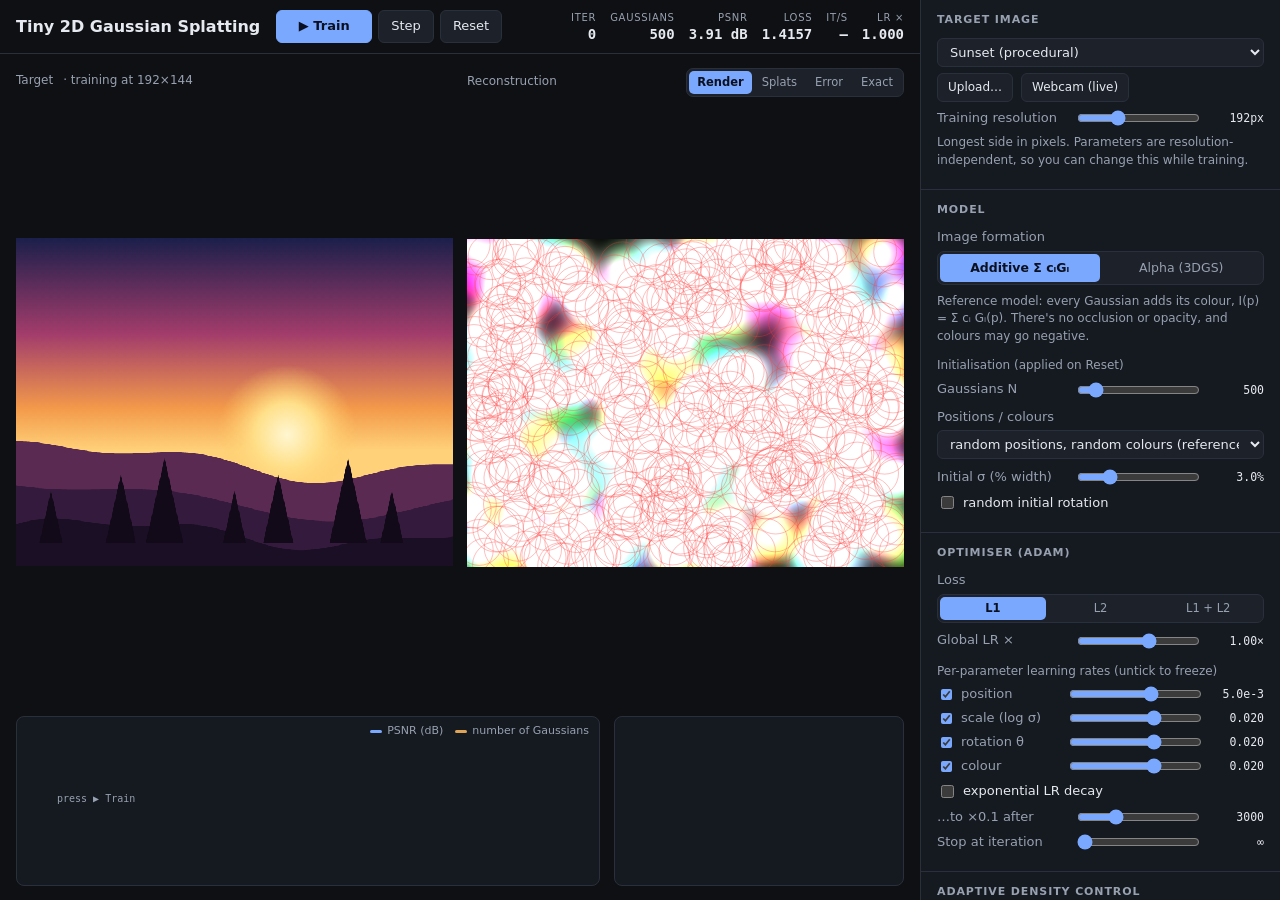
<file: lessons/04-nerf-3dgs/03-image-3dgs-fitting/index.html>
<!doctype html>
<html lang="en">
<head>
<meta charset="utf-8">
<meta name="viewport" content="width=device-width, initial-scale=1">
<title>Tiny 2D Gaussian Splatting</title>
<link rel="stylesheet" href="style.css">
</head>
<body>
<div id="app">
  <div id="main">
    <header id="topbar">
      <h1>Tiny 2D Gaussian Splatting</h1>
      <div class="buttons">
        <button id="play" class="primary" title="Space">▶ Train</button>
        <button id="step" title="S">Step</button>
        <button id="reset" title="R">Reset</button>
      </div>
      <div id="stats">
        <span><label>iter</label><b id="s-iter">0</b></span>
        <span><label>Gaussians</label><b id="s-n">0</b></span>
        <span><label>PSNR</label><b id="s-psnr">–</b></span>
        <span><label>loss</label><b id="s-loss">–</b></span>
        <span><label>it/s</label><b id="s-itps">–</b></span>
        <span><label>lr ×</label><b id="s-lr">–</b></span>
      </div>
    </header>

    <div id="panels">
      <figure class="panel">
        <figcaption>Target <span id="target-res" class="dim"></span></figcaption>
        <div class="stage" id="target-stage">
          <canvas id="target"></canvas>
          <div id="drop-hint">drop an image here</div>
        </div>
      </figure>
      <figure class="panel">
        <figcaption>
          Reconstruction
          <div class="seg small" id="view">
            <button data-v="render" class="on" title="Gaussians rendered at screen resolution (WebGL)">Render</button>
            <button data-v="splats" title="Each Gaussian drawn as a flat 1σ ellipse">Splats</button>
            <button data-v="error" title="|reconstruction − target| at training resolution">Error</button>
            <button data-v="exact" title="Exactly what the loss sees: the CPU render at training resolution">Exact</button>
          </div>
        </figcaption>
        <div class="stage" id="recon-stage">
          <canvas id="recon-gl"></canvas>
          <canvas id="recon-2d" class="hidden"></canvas>
          <canvas id="overlay"></canvas>
          <div id="tooltip" class="hidden"></div>
        </div>
      </figure>
    </div>

    <div id="bottom">
      <div class="chart-wrap">
        <canvas id="chart"></canvas>
        <div class="chart-legend"><span><i class="l-psnr"></i>PSNR (dB)</span><span><i class="l-n"></i>number of Gaussians</span></div>
      </div>
      <div id="log" class="mono"></div>
    </div>
  </div>

  <aside id="side">
    <section>
      <h2>Target image</h2>
      <div class="row"><select id="source"></select></div>
      <div class="row">
        <label class="file small-btn">Upload…<input type="file" id="file" accept="image/*" hidden></label>
        <button id="webcam" class="small-btn">Webcam (live)</button>
      </div>
      <div class="slider"><label>Training resolution</label><input id="res" type="range" min="48" max="512" step="16" value="192"><output></output></div>
      <p class="help">Longest side in pixels. Parameters are resolution-independent, so you can change this while training.</p>
    </section>

    <section>
      <h2>Model</h2>
      <div class="field"><label>Image formation</label>
        <div class="seg" id="blend">
          <button data-v="additive" class="on" title="I = Σ cᵢ Gᵢ (reference notebook)">Additive Σ cᵢGᵢ</button>
          <button data-v="alpha" title="Front-to-back alpha compositing with per-Gaussian opacity (3DGS)">Alpha (3DGS)</button>
        </div>
      </div>
      <p class="help" id="blend-help"></p>
      <div class="field" id="bg-field"><label>Background</label>
        <div class="seg small" id="bg">
          <button data-v="0" class="on">Black</button><button data-v="0.5">Grey</button><button data-v="1">White</button>
        </div>
      </div>
      <div class="sub-h">Initialisation <span class="dim">(applied on Reset)</span></div>
      <div class="slider"><label>Gaussians N</label><input id="n" type="range" min="10" max="5000" step="10" value="500"><output></output></div>
      <div class="field"><label>Positions / colours</label>
        <select id="init">
          <option value="random">random positions, random colours (reference)</option>
          <option value="sample">random positions, colours from target</option>
          <option value="grid">regular grid, colours from target</option>
        </select>
      </div>
      <div class="slider"><label>Initial σ (% width)</label><input id="initScale" type="range" min="0.3" max="12" step="0.1" value="3"><output></output></div>
      <div class="slider"><label>Initial opacity</label><input id="initOpacity" type="range" min="0.05" max="0.95" step="0.05" value="0.5"><output></output></div>
      <label class="check"><input type="checkbox" id="randomRotation"> random initial rotation</label>
    </section>

    <section>
      <h2>Optimiser (Adam)</h2>
      <div class="field"><label>Loss</label>
        <div class="seg small" id="loss">
          <button data-v="l1" class="on">L1</button><button data-v="l2">L2</button><button data-v="mix">L1 + L2</button>
        </div>
      </div>
      <div class="slider" id="l2w-row"><label>L2 weight λ</label><input id="l2Weight" type="range" min="0" max="1" step="0.05" value="0.5"><output></output></div>
      <div class="slider"><label>Global LR ×</label><input id="lrScale" type="range" min="-1.5" max="1" step="0.05" value="0"><output></output></div>
      <div class="sub-h">Per-parameter learning rates <span class="dim">(untick to freeze)</span></div>
      <div class="lr-row"><input type="checkbox" id="learn0" checked><label>position</label><input id="lr0" type="range" min="-4.5" max="-1" step="0.05"><output></output></div>
      <div class="lr-row"><input type="checkbox" id="learn1" checked><label>scale (log σ)</label><input id="lr1" type="range" min="-4" max="-0.5" step="0.05"><output></output></div>
      <div class="lr-row"><input type="checkbox" id="learn2" checked><label>rotation θ</label><input id="lr2" type="range" min="-4" max="-0.5" step="0.05"><output></output></div>
      <div class="lr-row"><input type="checkbox" id="learn3" checked><label>colour</label><input id="lr3" type="range" min="-4" max="-0.5" step="0.05"><output></output></div>
      <div class="lr-row" id="op-lr-row"><input type="checkbox" id="learn4" checked><label>opacity</label><input id="lr4" type="range" min="-4" max="-0.5" step="0.05"><output></output></div>
      <label class="check"><input type="checkbox" id="decay"> exponential LR decay</label>
      <div class="slider"><label>…to ×0.1 after</label><input id="decayIters" type="range" min="200" max="10000" step="100" value="3000"><output></output></div>
      <div class="slider"><label>Stop at iteration</label><input id="maxIters" type="range" min="0" max="20000" step="250" value="0"><output></output></div>
    </section>

    <section>
      <h2>Adaptive density control</h2>
      <label class="check"><input type="checkbox" id="densify"> clone / split / prune (as in 3DGS)</label>
      <p class="help">Every <i>k</i> iterations, the Gaussians with the largest average positional gradient are split if they are large or cloned if they are small. Transparent or colourless ones are pruned.</p>
      <div class="slider"><label>Every k iters</label><input id="densifyEvery" type="range" min="20" max="500" step="10" value="100"><output></output></div>
      <div class="slider"><label>Grow per event</label><input id="growFrac" type="range" min="0.02" max="0.5" step="0.01" value="0.15"><output></output></div>
      <div class="slider"><label>Max Gaussians</label><input id="maxN" type="range" min="100" max="10000" step="100" value="3000"><output></output></div>
      <div class="slider"><label>Split if σ &gt; (% width)</label><input id="splitScale" type="range" min="0.2" max="5" step="0.1" value="1"><output></output></div>
      <div class="slider"><label>Prune threshold</label><input id="pruneThreshold" type="range" min="0" max="0.1" step="0.001" value="0.005"><output></output></div>
      <div class="slider"><label>Stop densifying after</label><input id="densifyUntil" type="range" min="500" max="20000" step="500" value="15000"><output></output></div>
    </section>

    <section>
      <h2>Display</h2>
      <label class="check"><input type="checkbox" id="showOutlines" checked> ellipse outlines</label>
      <label class="check"><input type="checkbox" id="showCenters"> centres</label>
      <div class="slider"><label>Outline at k·σ</label><input id="outlineK" type="range" min="0.5" max="3.5" step="0.25" value="1.75"><output></output></div>
      <div class="slider"><label>Error gain</label><input id="errGain" type="range" min="1" max="10" step="0.5" value="4"><output></output></div>
      <div class="row">
        <button id="exportJson" class="small-btn">Export Gaussians (JSON)</button>
        <button id="exportPng" class="small-btn">Save PNG</button>
      </div>
      <p class="help">Hover the reconstruction to inspect the Gaussian that contributes most to that pixel. Keys: Space train/pause, S step, R reset.</p>
    </section>
  </aside>
</div>
<video id="video" playsinline muted hidden></video>
<script type="module" src="app.js"></script>
</body>
</html>
</file>
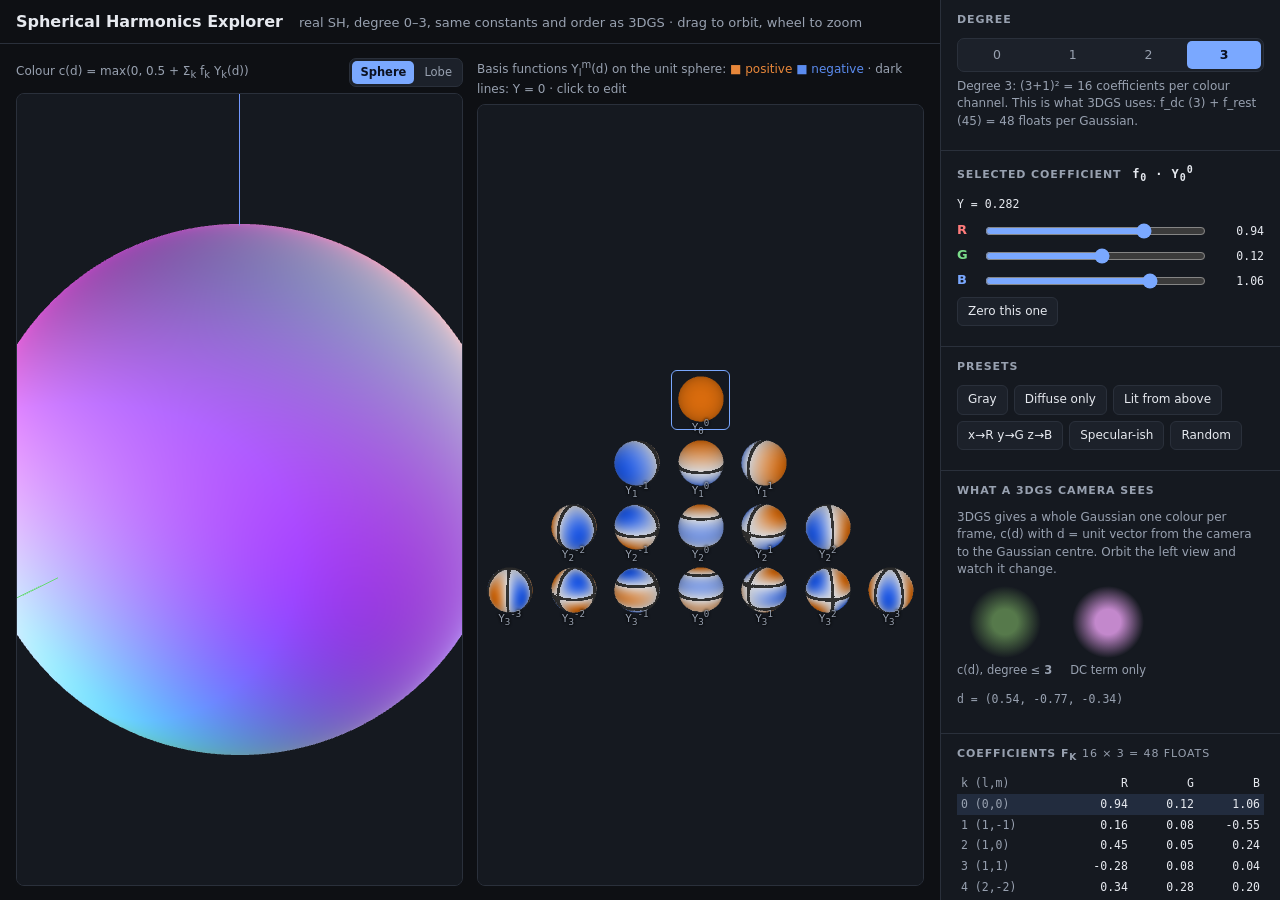
<file: lessons/04-nerf-3dgs/04-sh-visualize/index.html>
<!doctype html>
<html lang="en">
<head>
<meta charset="utf-8">
<meta name="viewport" content="width=device-width, initial-scale=1">
<title>Spherical Harmonics Explorer</title>
<link rel="stylesheet" href="style.css">
</head>
<body>
<div id="app">
  <div id="main">
    <header id="topbar">
      <h1>Spherical Harmonics Explorer</h1>
      <span class="dim">real SH, degree 0–3, same constants and order as 3DGS · drag to orbit, wheel to zoom</span>
    </header>

    <div id="panels">
      <figure class="panel">
        <figcaption>
          <span>Colour c(d) = max(0, 0.5 + Σ<sub>k</sub> f<sub>k</sub> Y<sub>k</sub>(d))</span>
          <div class="seg small" id="mode">
            <button data-v="1" class="on" title="Colour painted on the unit sphere of directions">Sphere</button>
            <button data-v="2" title="Radius = brightness, so you see which directions are bright">Lobe</button>
          </div>
        </figcaption>
        <div class="stage"><canvas id="view"></canvas></div>
      </figure>
      <figure class="panel">
        <figcaption><span>Basis functions Y<sub>l</sub><sup>m</sup>(d) on the unit sphere: <span class="pos">■ positive</span> <span class="neg">■ negative</span> · dark lines: Y = 0 · click to edit</span></figcaption>
        <div class="stage" id="basis-stage"><canvas id="basis"></canvas></div>
      </figure>
    </div>
  </div>

  <aside id="side">
    <section>
      <h2>Degree</h2>
      <div class="seg" id="degree">
        <button data-v="0">0</button><button data-v="1">1</button><button data-v="2">2</button><button data-v="3" class="on">3</button>
      </div>
      <p class="help" id="deg-help"></p>
    </section>

    <section>
      <h2>Selected coefficient <span id="sel-name" class="mono"></span></h2>
      <p class="mono formula" id="sel-formula"></p>
      <div class="slider"><label class="r">R</label><input id="cr" type="range" min="-2" max="2" step="0.01"><output></output></div>
      <div class="slider"><label class="g">G</label><input id="cg" type="range" min="-2" max="2" step="0.01"><output></output></div>
      <div class="slider"><label class="b">B</label><input id="cb" type="range" min="-2" max="2" step="0.01"><output></output></div>
      <div class="row"><button class="small-btn" id="zero-sel">Zero this one</button></div>
    </section>

    <section>
      <h2>Presets</h2>
      <div class="row wrap">
        <button class="small-btn" data-preset="gray">Gray</button>
        <button class="small-btn" data-preset="diffuse">Diffuse only</button>
        <button class="small-btn" data-preset="top">Lit from above</button>
        <button class="small-btn" data-preset="rgb">x→R y→G z→B</button>
        <button class="small-btn" data-preset="spec">Specular-ish</button>
        <button class="small-btn" data-preset="random">Random</button>
      </div>
    </section>

    <section>
      <h2>What a 3DGS camera sees</h2>
      <p class="help">3DGS gives a whole Gaussian one colour per frame, c(d) with d = unit vector from the camera to the
        Gaussian centre. Orbit the left view and watch it change.</p>
      <div class="swatches">
        <div><div class="splat" id="sw-view"></div><span>c(d), degree ≤ <b id="sw-deg"></b></span></div>
        <div><div class="splat" id="sw-dc"></div><span>DC term only</span></div>
      </div>
      <p class="mono dim" id="sw-dir"></p>
    </section>

    <section>
      <h2>Coefficients f<sub>k</sub> <span class="dim" id="count"></span></h2>
      <table id="coefs" class="mono"></table>
    </section>

    <section>
      <label class="check"><input type="checkbox" id="spin" checked> auto-rotate</label>
      <label class="check"><input type="checkbox" id="axes" checked> show axes (x red, y green, z blue, z up)</label>
    </section>
  </aside>
</div>
<script src="app.js"></script>
</body>
</html>
</file>
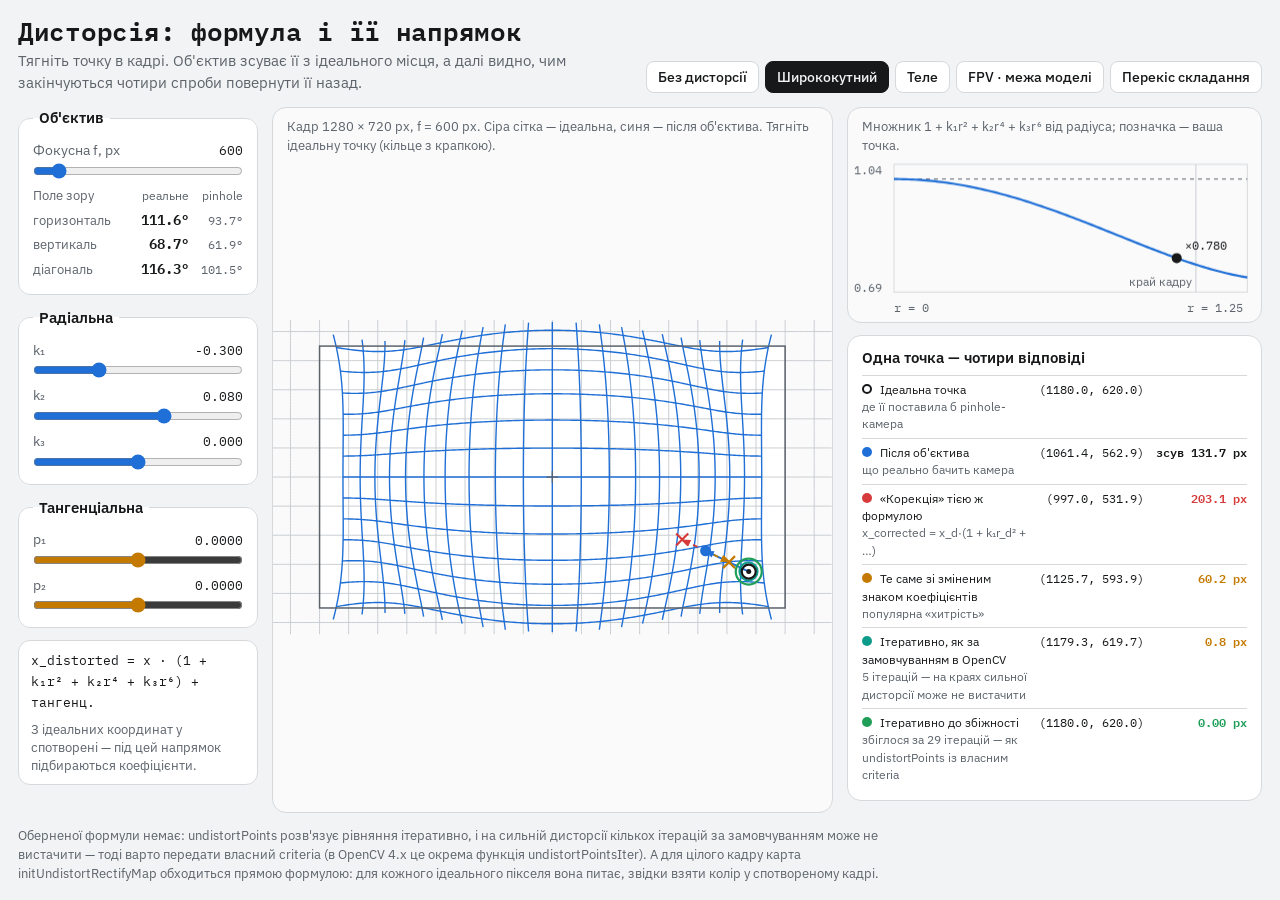
<file: lessons/02-calibration-stereo/distortion_demo.html>
<!DOCTYPE html>
<html lang="uk">
<head>
<meta charset="utf-8">
<meta name="viewport" content="width=device-width, initial-scale=1, viewport-fit=cover">
<title>Дисторсія: формула і її напрямок</title>
<link rel="preconnect" href="https://fonts.googleapis.com">
<link rel="preconnect" href="https://fonts.gstatic.com" crossorigin>
<link href="https://fonts.googleapis.com/css2?family=IBM+Plex+Mono:wght@400;600&family=IBM+Plex+Sans:wght@400;500;600&display=swap" rel="stylesheet">
<style>
:root {
  --bg: #F2F3F4; --panel: #FFFFFF; --line: #D6D9DC; --text: #16181A; --muted: #5C636B; --faint: #C9CDD1;
  --blue: #1F6FD6; --teal: #0E9C8A; --amber: #C47A00; --red: #D63A3A; --green: #1E9E57; --stage: #FAFAFB;
  --sans: "IBM Plex Sans", "Segoe UI", system-ui, sans-serif;
  --mono: "IBM Plex Mono", "SFMono-Regular", Consolas, "DejaVu Sans Mono", monospace;
  box-sizing: border-box;
  padding-top: env(safe-area-inset-top, 0px); padding-bottom: env(safe-area-inset-bottom, 0px);
}
@media (prefers-color-scheme: dark) {
  :root:not([data-theme="light"]) {
    --bg: #181919; --panel: #202121; --line: #333434; --text: #E8EAED; --muted: #9AA0A6; --faint: #3A3D40;
    --blue: #4A9EFF; --teal: #2DD4BF; --amber: #F59E0B; --red: #EF4444; --green: #34D399; --stage: #141515;
  }
}
:root[data-theme="dark"] {
  --bg: #181919; --panel: #202121; --line: #333434; --text: #E8EAED; --muted: #9AA0A6; --faint: #3A3D40;
  --blue: #4A9EFF; --teal: #2DD4BF; --amber: #F59E0B; --red: #EF4444; --green: #34D399; --stage: #141515;
}
*, *::before, *::after { box-sizing: inherit; }
html { height: 100%; scroll-padding-top: env(safe-area-inset-top, 0px); }
body { margin: 0; min-height: 100%; background: var(--bg); color: var(--text); font: 15px/1.45 var(--sans); }

.app { display: grid; grid-template-columns: 260px minmax(0, 1.5fr) minmax(0, 1fr);
       grid-template-rows: auto minmax(0, 1fr) auto; gap: 14px; padding: 16px 18px; min-height: 100vh; }
header { grid-column: 1 / -1; display: flex; align-items: flex-end; justify-content: space-between; gap: 18px; flex-wrap: wrap; }
h1 { font: 600 26px/1.15 var(--mono); margin: 0; letter-spacing: -0.01em; }
.lede { color: var(--muted); margin: 4px 0 0; max-width: 66ch; }
.presets { display: flex; gap: 6px; flex-wrap: wrap; }
button { font: 500 13.5px var(--sans); color: var(--text); background: var(--panel); border: 1px solid var(--line);
         border-radius: 8px; padding: 6px 11px; cursor: pointer; }
button:hover { border-color: var(--muted); }
button[aria-pressed="true"] { background: var(--text); color: var(--bg); border-color: var(--text); }
:focus-visible { outline: 2px solid var(--blue); outline-offset: 2px; }

aside { display: flex; flex-direction: column; gap: 12px; min-width: 0; overflow-y: auto; }
fieldset { border: 1px solid var(--line); border-radius: 12px; margin: 0; padding: 12px 14px 6px; background: var(--panel); }
legend { padding: 0 6px; font-weight: 600; }
.row { display: grid; grid-template-columns: 1fr auto; align-items: center; column-gap: 8px; margin-bottom: 8px; }
.row label { font-size: 13.5px; color: var(--muted); }
.row output { font: 13px var(--mono); min-width: 6ch; text-align: right; }
.row input[type=range] { grid-column: 1 / -1; width: 100%; accent-color: var(--blue); margin: 2px 0 0; }
.tan input[type=range] { accent-color: var(--amber); }
.formula { font: 13px/1.6 var(--mono); background: var(--panel); border: 1px solid var(--line); border-radius: 12px; padding: 10px 12px; }
.formula .note { font: 12.5px/1.45 var(--sans); color: var(--muted); display: block; margin-top: 6px; }

.stage { position: relative; background: var(--stage); border: 1px solid var(--line); border-radius: 14px; overflow: hidden; min-height: 380px; }
.stage canvas { display: block; width: 100%; height: 100%; touch-action: none; }
#frame { cursor: crosshair; }
.stage .caption { position: absolute; left: 14px; top: 10px; right: 14px; font-size: 13px; color: var(--muted); pointer-events: none; }

.right { display: grid; grid-template-rows: minmax(0, 1fr) auto auto; gap: 12px; min-width: 0; }
.right .stage { min-height: 160px; }
.answers { background: var(--panel); border: 1px solid var(--line); border-radius: 14px; padding: 12px 14px; }
.answers h2 { font: 600 15px var(--sans); margin: 0 0 8px; }
.answers table { width: 100%; border-collapse: collapse; font-size: 13px; }
.answers td { padding: 5px 0; border-top: 1px solid var(--line); vertical-align: top; }
.answers td.num { font-family: var(--mono); text-align: right; white-space: nowrap; padding-left: 10px; }
.answers td.err { font-family: var(--mono); text-align: right; white-space: nowrap; padding-left: 12px; font-weight: 600; }
.swatch { display: inline-block; width: 10px; height: 10px; border-radius: 50%; margin-right: 8px; vertical-align: 0; }
.answers .sub { color: var(--muted); font-size: 12px; display: block; }
.bad { color: var(--red); } .ok { color: var(--green); } .meh { color: var(--amber); }
.fov { display: grid; grid-template-columns: 1fr auto auto; gap: 1px 12px; font-size: 13px; align-items: baseline; margin: 2px 0 8px; }
.fov .head { color: var(--muted); font-size: 11.5px; text-align: right; }
.fov b { font: 600 14px var(--mono); text-align: right; }
.fov span.nom { color: var(--muted); font: 12px var(--mono); text-align: right; }
.fov .lab { color: var(--muted); }
.warn { display: none; border: 1.5px solid var(--red); border-radius: 12px; padding: 9px 12px; font-size: 13px; background: var(--panel); }
.warn b { color: var(--red); }
footer { grid-column: 1 / -1; color: var(--muted); font-size: 13px; max-width: 110ch; }

@media (min-width: 1101px) and (min-height: 820px) { .app { height: 100vh; } .right { min-height: 0; } }
@media (max-width: 1100px) {
  .app { grid-template-columns: minmax(0, 1fr); }
  aside { order: 3; }
  .stage.main { height: 56vh; }
  .right { grid-template-rows: 220px auto; }
}
@media (min-width: 1101px) and (max-width: 1450px) {
  .app { grid-template-columns: 240px minmax(0, 1.35fr) minmax(0, 1fr); }
  .answers table { font-size: 12px; }
}
@media (max-width: 480px) {
  .app { padding: 12px 16px; }
  .answers { padding: 10px 12px; }
  .answers table { font-size: 12px; }
  .answers td.err { white-space: normal; }
}
</style>
</head>
<body>
<div class="app">
  <header>
    <div>
      <h1>Дисторсія: формула і її напрямок</h1>
      <p class="lede">Тягніть точку в кадрі. Об'єктив зсуває її з ідеального місця, а далі видно, чим закінчуються чотири спроби повернути її назад.</p>
    </div>
    <div class="presets" role="group" aria-label="Готові об'єктиви">
      <button type="button" data-preset="none">Без дисторсії</button>
      <button type="button" data-preset="wide" aria-pressed="true">Ширококутний</button>
      <button type="button" data-preset="tele">Теле</button>
      <button type="button" data-preset="fpv">FPV · межа моделі</button>
      <button type="button" data-preset="tilt">Перекіс складання</button>
    </div>
  </header>

  <aside aria-label="Коефіцієнти дисторсії">
    <fieldset>
      <legend>Об'єктив</legend>
      <div class="row"><label for="f">Фокусна f, px</label><output for="f"></output><input id="f" type="range" min="300" max="3500" step="10"></div>
      <div class="fov" id="fov"></div>
    </fieldset>
    <fieldset>
      <legend>Радіальна</legend>
      <div class="row"><label for="k1">k₁</label><output for="k1"></output><input id="k1" type="range" min="-0.6" max="0.4" step="0.005"></div>
      <div class="row"><label for="k2">k₂</label><output for="k2"></output><input id="k2" type="range" min="-0.3" max="0.3" step="0.005"></div>
      <div class="row"><label for="k3">k₃</label><output for="k3"></output><input id="k3" type="range" min="-0.1" max="0.1" step="0.002"></div>
    </fieldset>
    <fieldset class="tan">
      <legend>Тангенціальна</legend>
      <div class="row"><label for="p1">p₁</label><output for="p1"></output><input id="p1" type="range" min="-0.01" max="0.01" step="0.0002"></div>
      <div class="row"><label for="p2">p₂</label><output for="p2"></output><input id="p2" type="range" min="-0.01" max="0.01" step="0.0002"></div>
    </fieldset>
    <div class="formula">x_distorted = x · (1 + k₁r² + k₂r⁴ + k₃r⁶) + тангенц.
      <span class="note">З ідеальних координат у спотворені — під цей напрямок підбираються коефіцієнти.</span>
    </div>
  </aside>

  <section class="stage main" aria-label="Кадр із сіткою">
    <canvas id="frame" aria-label="Кадр 1280 на 720 пікселів. Тягніть точку мишкою."></canvas>
    <div class="caption" id="frameCaption"></div>
  </section>

  <div class="right">
    <section class="stage" aria-label="Множник дисторсії від радіуса">
      <canvas id="profile"></canvas>
      <div class="caption" id="profileCaption">Множник 1 + k₁r² + k₂r⁴ + k₃r⁶ від радіуса; позначка — ваша точка.</div>
    </section>
    <div class="warn" id="warn" role="status"></div>
    <section class="answers" aria-live="polite">
      <h2>Одна точка — чотири відповіді</h2>
      <table>
        <tr><td><span class="swatch" style="border:2px solid var(--text)"></span>Ідеальна точка<span class="sub">де її поставила б pinhole-камера</span></td><td class="num" id="aIdeal"></td><td class="err"></td></tr>
        <tr><td><span class="swatch" style="background:var(--blue)"></span>Після об'єктива<span class="sub">що реально бачить камера</span></td><td class="num" id="aDist"></td><td class="err" id="eDist"></td></tr>
        <tr><td><span class="swatch" style="background:var(--red)"></span>«Корекція» тією ж формулою<span class="sub">x_corrected = x_d·(1 + k₁r_d² + …)</span></td><td class="num" id="aNaive"></td><td class="err bad" id="eNaive"></td></tr>
        <tr><td><span class="swatch" style="background:var(--amber)"></span>Те саме зі зміненим знаком коефіцієнтів<span class="sub">популярна «хитрість»</span></td><td class="num" id="aFlip"></td><td class="err meh" id="eFlip"></td></tr>
        <tr><td><span class="swatch" style="background:var(--teal)"></span>Ітеративно, як за замовчуванням в OpenCV<span class="sub" id="sCv"></span></td><td class="num" id="aCv"></td><td class="err" id="eCv"></td></tr>
        <tr><td><span class="swatch" style="background:var(--green)"></span>Ітеративно до збіжності<span class="sub" id="sIter"></span></td><td class="num" id="aIter"></td><td class="err ok" id="eIter"></td></tr>
      </table>
    </section>
  </div>

  <footer>Оберненої формули немає: undistortPoints розв'язує рівняння ітеративно, і на сильній дисторсії кількох ітерацій за замовчуванням може не вистачити — тоді варто передати власний criteria (в OpenCV 4.x це окрема функція undistortPointsIter). А для цілого кадру карта initUndistortRectifyMap обходиться прямою формулою: для кожного ідеального пікселя вона питає, звідки взяти колір у спотвореному кадрі.</footer>
</div>

<script>
"use strict";
const W = 1280, H = 720, CX = 640, CY = 360, CV_ITER = 5;
let F = 700;
const PRESETS = {
  none: { f: 700,  k1: 0, k2: 0, k3: 0, p1: 0, p2: 0 },
  wide: { f: 600,  k1: -0.30, k2: 0.08, k3: 0, p1: 0, p2: 0 },
  tele: { f: 3000, k1: 0.35, k2: 0, k3: 0, p1: 0, p2: 0 },
  fpv:  { f: 700,  k1: -0.42, k2: 0.15, k3: -0.02, p1: 0, p2: 0 },
  tilt: { f: 700,  k1: -0.10, k2: 0.02, k3: 0, p1: 0.004, p2: -0.003 },
};
const IDS = ["k1", "k2", "k3", "p1", "p2"];
const ALL = ["f", ...IDS];
const $ = id => document.getElementById(id);
let point = [1180, 620], dragging = false;

// ───────────────────────── модель OpenCV: з ідеальних нормованих координат у спотворені
const radialOf = (r2, c) => 1 + r2*(c.k1 + r2*(c.k2 + r2*c.k3));      // 1 + k₁r² + k₂r⁴ + k₃r⁶
function distort(x, y, c) {
  const r2 = x*x + y*y, radial = radialOf(r2, c);
  return [x*radial + 2*c.p1*x*y + c.p2*(r2 + 2*x*x), y*radial + c.p1*(r2 + 2*y*y) + 2*c.p2*x*y];
}
// обернена задача: та сама нерухома точка, яку ітерує undistortPoints
function undistort(xd, yd, c, maxIter) {
  let x = xd, y = yd, n = 0;
  for (; n < maxIter; n++) {
    const r2 = x*x + y*y, radial = radialOf(r2, c);
    if (radial < 0) return { p: [xd, yd], n: n + 1 };   // як в OpenCV: множник від'ємний — здається й повертає x_d
    const dx = 2*c.p1*x*y + c.p2*(r2 + 2*x*x), dy = c.p1*(r2 + 2*y*y) + 2*c.p2*x*y;
    const nx = (xd - dx) / radial, ny = (yd - dy) / radial;
    const step = Math.hypot(nx - x, ny - y); x = nx; y = ny;
    if (step < 1e-13) { n++; break; }
  }
  return { p: [x, y], n };
}
// Де поліном перестає зростати: далі r_d спадає, і кілька ідеальних радіусів дають один спотворений.
function radialFold(c) {
  let prev = 0;
  for (let i = 1; i <= 8000; i++) {
    const r = i * 0.001, rd = r * radialOf(r*r, c);
    if (rd <= prev) return { r: (i - 1) * 0.001, rdMax: prev };
    prev = rd;
  }
  return null;
}
// Промінь для пікселя кадру; null — якщо модель не має ідеальної точки, що туди потрапляє.
function rayFor(u, v, c, fold) {
  const xd = (u - CX) / F, yd = (v - CY) / F, sol = undistort(xd, yd, c, 800);
  const back = distort(...sol.p, c), res = Math.hypot(back[0] - xd, back[1] - yd);
  if (!(res <= 1e-7) || (fold && Math.hypot(...sol.p) > fold.r)) return null;
  const d = [sol.p[0], sol.p[1], 1], n = Math.hypot(...d); return d.map(x => x / n);
}
function fovBetween(a, b) { return a && b ? Math.acos(Math.min(1, a[0]*b[0] + a[1]*b[1] + a[2]*b[2])) * 180 / Math.PI : null; }
function fieldOfView(c, fold) {
  const real = { H: fovBetween(rayFor(0, CY, c, fold), rayFor(W, CY, c, fold)),
                 V: fovBetween(rayFor(CX, 0, c, fold), rayFor(CX, H, c, fold)),
                 D: fovBetween(rayFor(0, 0, c, fold), rayFor(W, H, c, fold)) };
  const nom = { H: 2*Math.atan(CX / F), V: 2*Math.atan(CY / F), D: 2*Math.atan(Math.hypot(CX, CY) / F) };
  Object.keys(nom).forEach(k => nom[k] *= 180 / Math.PI);
  return { real, nom };
}
const toN = ([u, v]) => [(u - CX) / F, (v - CY) / F];
const toPx = ([x, y]) => [F*x + CX, F*y + CY];
const coeffs = () => Object.fromEntries(IDS.map(id => [id, +$(id).value]));
const neg = c => Object.fromEntries(IDS.map(id => [id, -c[id]]));

let COL = {};
function readColors() { const cs = getComputedStyle(document.documentElement);
  for (const k of ["text","muted","line","faint","blue","teal","amber","red","green","panel","sans","mono"]) COL[k] = cs.getPropertyValue("--" + k).trim(); }
function fit(canvas) {
  const r = canvas.getBoundingClientRect(), dpr = window.devicePixelRatio || 1;
  if (canvas.width !== Math.round(r.width*dpr) || canvas.height !== Math.round(r.height*dpr)) { canvas.width = Math.round(r.width*dpr); canvas.height = Math.round(r.height*dpr); }
  const ctx = canvas.getContext("2d"); ctx.setTransform(dpr, 0, 0, dpr, 0, 0); return { ctx, w: r.width, h: r.height };
}

// ідеальна сітка в пікселях кадру — стала, рахуємо один раз
const GRID = [];
for (let u = -160; u <= W + 160; u += 80) { const l = []; for (let v = -160; v <= H + 160; v += 8) l.push([u, v]); GRID.push(l); }
for (let v = -120; v <= H + 120; v += 80) { const l = []; for (let u = -160; u <= W + 160; u += 8) l.push([u, v]); GRID.push(l); }

let view = null;   // відображення пікселів кадру в canvas
function drawFrame(c, answers, fold) {
  const { ctx, w, h } = fit($("frame"));
  ctx.clearRect(0, 0, w, h);
  const top = 34, marg = 0.1, s = Math.min(w / (W*(1 + 2*marg)), (h - top) / (H*(1 + 2*marg)));
  const ox = (w - W*s) / 2, oy = top + (h - top - H*s) / 2;
  view = { s, ox, oy };
  const P = ([u, v]) => [ox + u*s, oy + v*s];
  ctx.fillStyle = COL.panel; ctx.fillRect(ox, oy, W*s, H*s);
  ctx.save(); ctx.beginPath(); ctx.rect(ox - W*s*marg, oy - H*s*marg, W*s*(1 + 2*marg), H*s*(1 + 2*marg)); ctx.clip();
  // сітки: ідеальна та після об'єктива
  const path = (pts, color, width) => { ctx.strokeStyle = color; ctx.lineWidth = width; ctx.beginPath(); let pen = false;
    pts.forEach(p => { if (!p) { pen = false; return; } const q = P(p); pen ? ctx.lineTo(...q) : ctx.moveTo(...q); pen = true; }); ctx.stroke(); };
  GRID.forEach(l => path(l, COL.faint, 1));
  GRID.forEach(l => path(l.map(p => { const n = toN(p); return fold && Math.hypot(...n) > fold.r ? null : toPx(distort(...n, c)); }), COL.blue, 1.4));
  // частина кадру, куди модель не приводить жодного променя
  if (fold && fold.rdMax * F < Math.hypot(CX, CY)) {
    const cc = P([CX, CY]), rad = fold.rdMax * F * s;
    ctx.save(); ctx.beginPath(); ctx.rect(ox, oy, W*s, H*s); ctx.arc(cc[0], cc[1], rad, 0, 2*Math.PI, true); ctx.clip("evenodd");
    ctx.fillStyle = COL.red; ctx.globalAlpha = 0.16; ctx.fillRect(ox, oy, W*s, H*s); ctx.globalAlpha = 0.45;
    ctx.strokeStyle = COL.red; ctx.lineWidth = 1;
    for (let k = -H*s; k < W*s; k += 10) { ctx.beginPath(); ctx.moveTo(ox + k, oy + H*s); ctx.lineTo(ox + k + H*s, oy); ctx.stroke(); }
    ctx.restore();
    ctx.strokeStyle = COL.red; ctx.lineWidth = 1.5; ctx.setLineDash([6, 4]); ctx.beginPath(); ctx.arc(cc[0], cc[1], rad, 0, 7); ctx.stroke(); ctx.setLineDash([]);
    ctx.fillStyle = COL.red; ctx.font = "600 12.5px " + COL.sans;
    ctx.fillText("поза моделлю", ox + 6, oy + 16);
  }
  ctx.restore();
  ctx.strokeStyle = COL.muted; ctx.lineWidth = 1.5; ctx.strokeRect(ox, oy, W*s, H*s);
  // центр
  const cc = P([CX, CY]); ctx.strokeStyle = COL.muted; ctx.lineWidth = 1.2; ctx.beginPath();
  ctx.moveTo(cc[0]-6, cc[1]); ctx.lineTo(cc[0]+6, cc[1]); ctx.moveTo(cc[0], cc[1]-6); ctx.lineTo(cc[0], cc[1]+6); ctx.stroke();
  // стрілки від спотвореної точки до відповідей
  const arrow = (a, b, color, dash) => { const A = P(a), B = P(b), d = Math.hypot(B[0]-A[0], B[1]-A[1]); if (d < 3) return;
    ctx.strokeStyle = color; ctx.lineWidth = 1.8; ctx.setLineDash(dash ? [5, 4] : []); ctx.beginPath(); ctx.moveTo(...A); ctx.lineTo(...B); ctx.stroke(); ctx.setLineDash([]);
    const ang = Math.atan2(B[1]-A[1], B[0]-A[0]), L = 9; ctx.fillStyle = color; ctx.beginPath(); ctx.moveTo(...B);
    ctx.lineTo(B[0] - L*Math.cos(ang - 0.4), B[1] - L*Math.sin(ang - 0.4)); ctx.lineTo(B[0] - L*Math.cos(ang + 0.4), B[1] - L*Math.sin(ang + 0.4)); ctx.fill(); };
  arrow(answers.ideal, answers.dist, COL.blue, false);
  arrow(answers.dist, answers.naive, COL.red, true);
  arrow(answers.dist, answers.flip, COL.amber, true);
  const mark = (p, color, kind, r = 6) => { const q = P(p); ctx.strokeStyle = color; ctx.fillStyle = color; ctx.lineWidth = 2.2; ctx.beginPath();
    if (kind === "x") { ctx.moveTo(q[0]-r, q[1]-r); ctx.lineTo(q[0]+r, q[1]+r); ctx.moveTo(q[0]+r, q[1]-r); ctx.lineTo(q[0]-r, q[1]+r); ctx.stroke(); }
    else if (kind === "ring") { ctx.arc(q[0], q[1], r, 0, 7); ctx.stroke(); }
    else { ctx.arc(q[0], q[1], r, 0, 7); ctx.fill(); } };
  mark(answers.naive, COL.red, "x"); mark(answers.flip, COL.amber, "x");
  mark(answers.dist, COL.blue, "dot", 5.5);
  mark(answers.cv, COL.teal, "ring", 9);
  mark(answers.iter, COL.green, "ring", 13);
  mark(answers.ideal, COL.text, "ring", 7);
  const q = P(answers.ideal); ctx.fillStyle = COL.text; ctx.beginPath(); ctx.arc(q[0], q[1], 2.5, 0, 7); ctx.fill();
}

function drawProfile(c, rPoint, fold) {
  const { ctx, w, h } = fit($("profile"));
  ctx.clearRect(0, 0, w, h);
  const rMax = Math.max(Math.hypot(W - CX, H - CY) / F * 1.02, fold ? Math.min(fold.r * 1.2, 4) : 0);
  const f = r => radialOf(r*r, c);
  const rs = Array.from({ length: 121 }, (_, i) => rMax * i / 120), ys = rs.map(f);
  let lo = Math.min(1, ...ys), hi = Math.max(1, ...ys); const padY = Math.max(0.02, (hi - lo) * 0.15); lo -= padY; hi += padY;
  const cap = $("profileCaption");                     // на вузькому екрані підпис займає два рядки
  const L = 46, R = 14, T = Math.max(40, cap.offsetTop + cap.offsetHeight + 8), B = 30, X = r => L + (w - L - R) * r / rMax, Y = v => T + (h - T - B) * (hi - v) / (hi - lo);
  ctx.strokeStyle = COL.line; ctx.lineWidth = 1; ctx.strokeRect(L, T, w - L - R, h - T - B);
  ctx.setLineDash([4, 4]); ctx.strokeStyle = COL.muted; ctx.beginPath(); ctx.moveTo(L, Y(1)); ctx.lineTo(w - R, Y(1)); ctx.stroke(); ctx.setLineDash([]);
  const rEdge = (W - CX) / F; ctx.strokeStyle = COL.faint; ctx.beginPath(); ctx.moveTo(X(rEdge), T); ctx.lineTo(X(rEdge), h - B); ctx.stroke();
  ctx.fillStyle = COL.muted; ctx.font = "12px " + COL.sans;
  const edgeW = ctx.measureText("край кадру").width;
  ctx.fillText("край кадру", X(rEdge) + 4 + edgeW < w - R ? X(rEdge) + 4 : X(rEdge) - 4 - edgeW, h - B - 6);
  ctx.strokeStyle = COL.blue; ctx.lineWidth = 2.2; ctx.beginPath(); rs.forEach((r, i) => i ? ctx.lineTo(X(r), Y(ys[i])) : ctx.moveTo(X(r), Y(ys[i]))); ctx.stroke();
  if (fold && fold.r < rMax) { ctx.strokeStyle = COL.red; ctx.lineWidth = 1.6; ctx.setLineDash([5, 4]); ctx.beginPath(); ctx.moveTo(X(fold.r), T); ctx.lineTo(X(fold.r), h - B); ctx.stroke(); ctx.setLineDash([]);
    ctx.fillStyle = COL.red; const lbl = `загин r = ${fold.r.toFixed(2)}`, tw = ctx.measureText(lbl).width;
    ctx.fillText(lbl, X(fold.r) + 6 + tw < w - R ? X(fold.r) + 6 : X(fold.r) - 6 - tw, h - B - 8); }
  ctx.fillStyle = COL.text; ctx.beginPath(); ctx.arc(X(rPoint), Y(f(rPoint)), 5, 0, 7); ctx.fill();
  ctx.fillStyle = COL.muted; ctx.font = "12px " + COL.mono;
  ctx.fillText(hi.toFixed(2), 6, T + 10); ctx.fillText(lo.toFixed(2), 6, h - B);
  if (Y(1) - T > 18 && h - B - Y(1) > 14) ctx.fillText("1.00", 6, Y(1) + 4);
  ctx.fillText("r = 0", L, h - 10); ctx.fillText(`r = ${rMax.toFixed(2)}`, w - R - 60, h - 10);
  ctx.fillStyle = COL.text; ctx.fillText(`×${f(rPoint).toFixed(3)}`, Math.min(X(rPoint) + 8, w - R - 60), Y(f(rPoint)) - 8);
}

// «5 ітерацій», але «1 ітерацію», «3 ітерації»
const iterWord = n => { const m10 = n % 10, m100 = n % 100;
  return m10 === 1 && m100 !== 11 ? "ітерацію" : m10 >= 2 && m10 <= 4 && (m100 < 12 || m100 > 14) ? "ітерації" : "ітерацій"; };

function render() {
  const c = coeffs(); F = +$("f").value;
  ALL.forEach(id => { document.querySelector(`output[for="${id}"]`).textContent = id === "f" ? (+$(id).value).toFixed(0) : (+$(id).value).toFixed(id.startsWith("p") ? 4 : 3); });
  const fold = radialFold(c), fv = fieldOfView(c, fold);
  const deg = v => v == null ? "—" : v.toFixed(1) + "°";
  $("fov").innerHTML = `<span class="lab">Поле зору</span><span class="head">реальне</span><span class="head">pinhole</span>` +
    [["H", "горизонталь"], ["V", "вертикаль"], ["D", "діагональ"]].map(([k, name]) =>
    `<span class="lab">${name}</span><b class="${fv.real[k] == null ? "bad" : ""}">${deg(fv.real[k])}</b><span class="nom">${deg(fv.nom[k])}</span>`).join("");
  const outside = fold && fold.rdMax * F < Math.hypot(CX, CY);
  $("warn").style.display = outside ? "block" : "none";
  if (outside) $("warn").innerHTML = `<b>Поліном загинається на r = ${fold.r.toFixed(2)}</b> — далі r_d спадає, і його максимум ${fold.rdMax.toFixed(3)} менший за радіус кута кадру ${(Math.hypot(CX, CY) / F).toFixed(3)}. Заштрихованій частині кадру не відповідає жоден промінь, а undistortPoints там мовчки поверне хибні координати. OpenCV цього не перевіряє — перевіряйте монотонність після калібрування.`;
  $("frameCaption").textContent = `Кадр 1280 × 720 px, f = ${F.toFixed(0)} px. Сіра сітка — ідеальна, синя — після об'єктива. Тягніть ідеальну точку (кільце з крапкою).`;
  const n = toN(point), d = distort(...n, c);
  const naive = distort(...d, c), flip = distort(...d, neg(c));
  const cv = undistort(...d, c, CV_ITER), it = undistort(...d, c, 500);
  const A = { ideal: point, dist: toPx(d), naive: toPx(naive), flip: toPx(flip), cv: toPx(cv.p), iter: toPx(it.p) };
  const err = p => Math.hypot(p[0] - point[0], p[1] - point[1]);
  const fmt = p => `(${p[0].toFixed(1)}, ${p[1].toFixed(1)})`;
  const mrad = e => `${e.toFixed(1)} px`;
  $("aIdeal").textContent = fmt(A.ideal);
  $("aDist").textContent = fmt(A.dist); $("eDist").textContent = `зсув ${mrad(err(A.dist))}`;
  $("aNaive").textContent = fmt(A.naive); $("eNaive").textContent = mrad(err(A.naive));
  $("aFlip").textContent = fmt(A.flip); $("eFlip").textContent = mrad(err(A.flip));
  $("aCv").textContent = fmt(A.cv);
  const eCv = err(A.cv); $("eCv").textContent = eCv < 0.05 ? "0.0 px" : mrad(eCv);
  $("eCv").className = "err " + (eCv < 0.5 ? "ok" : eCv < 2 ? "meh" : "bad");
  $("sCv").textContent = `${CV_ITER} ${iterWord(CV_ITER)} — на краях сильної дисторсії може не вистачити`;
  $("aIter").textContent = fmt(A.iter); $("eIter").textContent = `${err(A.iter).toFixed(2)} px`;
  const beyond = fold && Math.hypot(...n) > fold.r;
  $("sIter").textContent = beyond ? "точка за загином полінома: ітерація знаходить інший корінь" : `збіглося за ${it.n} ${iterWord(it.n)} — як undistortPoints із власним criteria`;
  $("eIter").className = "err " + (err(A.iter) < 0.05 ? "ok" : "bad");
  drawFrame(c, A, fold);
  drawProfile(c, Math.hypot(...n), fold);
}

// перерисовуємо не частіше, ніж раз на кадр екрана
let raf = 0;
const schedule = () => { if (!raf) raf = requestAnimationFrame(() => { raf = 0; render(); }); };

function applyPreset(name) {
  const p = PRESETS[name]; ALL.forEach(id => $(id).value = p[id]);
  document.querySelectorAll("[data-preset]").forEach(b => b.setAttribute("aria-pressed", String(b.dataset.preset === name)));
  render();
}
document.querySelectorAll("[data-preset]").forEach(b => b.addEventListener("click", () => applyPreset(b.dataset.preset)));
ALL.forEach(id => $(id).addEventListener("input", () => {
  document.querySelectorAll("[data-preset]").forEach(b => b.setAttribute("aria-pressed", "false")); schedule(); }));

const frame = $("frame");
function toFramePx(e) { const r = frame.getBoundingClientRect(); const x = (e.clientX - r.left - view.ox) / view.s, y = (e.clientY - r.top - view.oy) / view.s;
  return [Math.min(W + 100, Math.max(-100, x)), Math.min(H + 100, Math.max(-100, y))]; }
frame.addEventListener("pointerdown", e => { frame.setPointerCapture(e.pointerId); dragging = true; point = toFramePx(e); schedule(); });
frame.addEventListener("pointermove", e => { if (dragging) { point = toFramePx(e); schedule(); } });
const stop = () => { dragging = false; };
frame.addEventListener("pointerup", stop); frame.addEventListener("pointercancel", stop);
frame.addEventListener("keydown", e => { const step = e.shiftKey ? 40 : 8, m = { ArrowLeft: [-step, 0], ArrowRight: [step, 0], ArrowUp: [0, -step], ArrowDown: [0, step] }[e.key];
  if (m) { e.preventDefault(); point = [point[0] + m[0], point[1] + m[1]]; schedule(); } });
frame.tabIndex = 0;

new ResizeObserver(schedule).observe(document.body);
window.matchMedia("(prefers-color-scheme: dark)").addEventListener("change", () => { readColors(); schedule(); });
document.fonts && document.fonts.ready.then(schedule);
readColors();
applyPreset("wide");
</script>
</body>
</html>
</file>
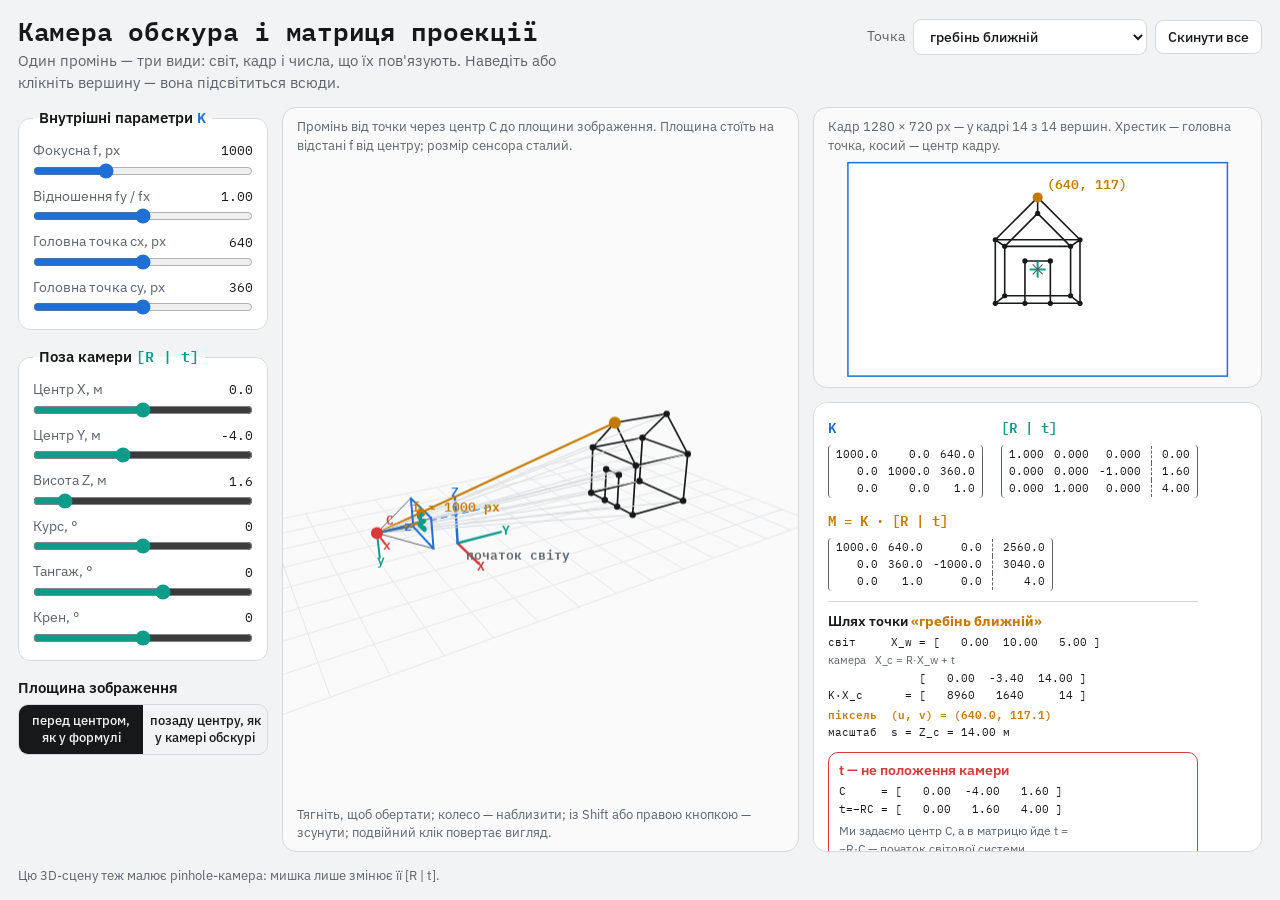
<file: lessons/02-calibration-stereo/lesson_02_demo1_pinhole_demo.html>
<!DOCTYPE html>
<html lang="uk">
<head>
<meta charset="utf-8">
<meta name="viewport" content="width=device-width, initial-scale=1, viewport-fit=cover">
<title>Камера обскура і матриця проекції</title>
<link rel="preconnect" href="https://fonts.googleapis.com">
<link rel="preconnect" href="https://fonts.gstatic.com" crossorigin>
<link href="https://fonts.googleapis.com/css2?family=IBM+Plex+Mono:wght@400;600&family=IBM+Plex+Sans:wght@400;500;600&display=swap" rel="stylesheet">
<style>
:root {
  --bg: #F2F3F4; --panel: #FFFFFF; --line: #D6D9DC; --text: #16181A; --muted: #5C636B;
  --blue: #1F6FD6; --teal: #0E9C8A; --amber: #C47A00; --red: #D63A3A; --grid: #E4E6E8; --stage: #FAFAFB;
  --sans: "IBM Plex Sans", "Segoe UI", system-ui, sans-serif;
  --mono: "IBM Plex Mono", "SFMono-Regular", Consolas, "DejaVu Sans Mono", monospace;
  box-sizing: border-box;
  padding-top: env(safe-area-inset-top, 0px); padding-bottom: env(safe-area-inset-bottom, 0px);
}
@media (prefers-color-scheme: dark) {
  :root:not([data-theme="light"]) {
    --bg: #181919; --panel: #202121; --line: #333434; --text: #E8EAED; --muted: #9AA0A6;
    --blue: #4A9EFF; --teal: #2DD4BF; --amber: #F59E0B; --red: #EF4444; --grid: #262828; --stage: #141515;
  }
}
:root[data-theme="dark"] {
  --bg: #181919; --panel: #202121; --line: #333434; --text: #E8EAED; --muted: #9AA0A6;
  --blue: #4A9EFF; --teal: #2DD4BF; --amber: #F59E0B; --red: #EF4444; --grid: #262828; --stage: #141515;
}
*, *::before, *::after { box-sizing: inherit; }
html { height: 100%; scroll-padding-top: env(safe-area-inset-top, 0px); }
body { margin: 0; min-height: 100%; background: var(--bg); color: var(--text); font: 15px/1.45 var(--sans); }

.app { display: grid; grid-template-columns: 270px minmax(0, 1.2fr) minmax(0, 1fr);
       grid-template-rows: auto minmax(0, 1fr); gap: 14px; padding: 16px 18px; min-height: 100vh; }
header { grid-column: 1 / -1; display: flex; align-items: baseline; justify-content: space-between; gap: 18px; flex-wrap: wrap; }
h1 { font: 600 26px/1.15 var(--mono); margin: 0; letter-spacing: -0.01em; }
.lede { color: var(--muted); margin: 4px 0 0; max-width: 62ch; }
.actions { display: flex; gap: 8px; align-items: center; flex-wrap: wrap; }
select { max-width: 100%; }

button, select { font: 500 14px var(--sans); color: var(--text); background: var(--panel);
                 border: 1px solid var(--line); border-radius: 8px; padding: 7px 12px; cursor: pointer; }
button:hover, select:hover { border-color: var(--muted); }
:focus-visible { outline: 2px solid var(--blue); outline-offset: 2px; }

aside { display: flex; flex-direction: column; gap: 16px; overflow-y: auto; min-width: 0; }
fieldset { border: 1px solid var(--line); border-radius: 12px; margin: 0; padding: 12px 14px 6px; background: var(--panel); }
legend { padding: 0 6px; font-weight: 600; }
legend .sym { font-family: var(--mono); }
.k legend .sym { color: var(--blue); }
.pose legend .sym { color: var(--teal); }
.row { display: grid; grid-template-columns: 1fr auto; align-items: center; column-gap: 8px; margin-bottom: 8px; }
.row label { font-size: 13.5px; color: var(--muted); }
.row output { font: 13px var(--mono); min-width: 5.5ch; text-align: right; }
.row input[type=range] { grid-column: 1 / -1; width: 100%; accent-color: var(--blue); margin: 2px 0 0; }
.pose input[type=range] { accent-color: var(--teal); }

.seg { display: grid; grid-template-columns: 1fr 1fr; border: 1px solid var(--line); border-radius: 10px; overflow: hidden; }
.seg button { border: 0; border-radius: 0; background: transparent; padding: 8px 6px; font-size: 13px; line-height: 1.25; }
.seg button[aria-pressed="true"] { background: var(--text); color: var(--bg); }

.stage { position: relative; background: var(--stage); border: 1px solid var(--line); border-radius: 14px; overflow: hidden; min-height: 360px; }
.stage canvas { display: block; width: 100%; height: 100%; touch-action: none; cursor: grab; }
.stage canvas:active { cursor: grabbing; }
.stage .hint { position: absolute; left: 14px; bottom: 10px; right: 14px; color: var(--muted); font-size: 12.5px; pointer-events: none; }
.stage .caption { position: absolute; left: 14px; top: 10px; font-size: 13px; color: var(--muted); pointer-events: none; }
.tip { position: absolute; pointer-events: none; background: var(--panel); border: 1px solid var(--line); border-radius: 6px;
       padding: 3px 7px; font: 12.5px var(--sans); display: none; white-space: nowrap; }

.right { display: grid; grid-template-rows: auto minmax(0, 1fr); gap: 14px; min-width: 0; }
.frame { aspect-ratio: 16 / 10; min-height: 0; }
.frame canvas { cursor: pointer; }
.numbers { background: var(--panel); border: 1px solid var(--line); border-radius: 14px; padding: 12px 14px; overflow: auto;
           display: grid; grid-template-columns: auto auto; gap: 10px 18px; align-content: start; justify-content: start; }
.block h2 { font: 600 13.5px var(--mono); margin: 0 0 4px; }
.block.kb h2 { color: var(--blue); } .block.rt h2 { color: var(--teal); } .block.m h2 { color: var(--amber); }
.mat { display: inline-grid; font: 12px/1.55 var(--mono); border-left: 1.5px solid var(--muted); border-right: 1.5px solid var(--muted);
       padding: 1px 7px; border-radius: 4px; column-gap: 10px; }
.mat span { text-align: right; }
.mat .sep { border-left: 1px dashed var(--muted); padding-left: 10px; }
.path { grid-column: 1 / -1; border-top: 1px solid var(--line); padding-top: 10px; display: grid; grid-template-columns: auto auto; justify-content: start; gap: 10px 10px; }
.path > div { min-width: 0; }
.path h2 { font: 600 13.5px var(--sans); margin: 0 0 4px; }
.path h2 b { color: var(--amber); }
.steps { font: 12px/1.6 var(--mono); margin: 0; white-space: pre; overflow-x: auto; }
.steps .note { color: var(--muted); font-family: var(--sans); }
.steps .hit { color: var(--amber); font-weight: 600; }
.ct { border: 1px solid var(--red); border-radius: 10px; padding: 8px 10px; }
.ct h2 { color: var(--red); }
.ct p { margin: 4px 0 0; font-size: 12px; color: var(--muted); max-width: 34ch; }
.warn { color: var(--red); font-weight: 600; }
footer { grid-column: 1 / -1; color: var(--muted); font-size: 12.5px; order: 4; }

@media (min-width: 1101px) and (min-height: 850px) { .app { height: 100vh; } .right { min-height: 0; } }
@media (min-width: 1101px) and (max-width: 1500px) {
  .app { grid-template-columns: 250px minmax(0, 1.15fr) minmax(0, 1fr); }
  .mat, .steps { font-size: 11px; }
  .path { grid-template-columns: 1fr; }
}
@media (max-width: 1100px) {
  .app { grid-template-columns: minmax(0, 1fr); }
  aside { order: 3; overflow: visible; }
  .stage.world { height: 62vh; }
  .numbers { grid-template-columns: 1fr; }
  .path { grid-template-columns: 1fr; }
}
</style>
</head>
<body>
<div class="app">
  <header>
    <div>
      <h1>Камера обскура і матриця проекції</h1>
      <p class="lede">Один промінь — три види: світ, кадр і числа, що їх пов'язують. Наведіть або клікніть вершину — вона підсвітиться всюди.</p>
    </div>
    <div class="actions">
      <label for="vertex" style="color:var(--muted);font-size:13.5px">Точка</label>
      <select id="vertex"></select>
      <button id="reset" type="button">Скинути все</button>
    </div>
  </header>

  <aside aria-label="Параметри камери">
    <fieldset class="k">
      <legend>Внутрішні параметри <span class="sym">K</span></legend>
      <div class="row"><label for="f">Фокусна f, px</label><output for="f"></output><input id="f" type="range" min="300" max="2500" step="10" value="1000"></div>
      <div class="row"><label for="aspect">Відношення fy / fx</label><output for="aspect"></output><input id="aspect" type="range" min="0.8" max="1.2" step="0.01" value="1"></div>
      <div class="row"><label for="cx">Головна точка cx, px</label><output for="cx"></output><input id="cx" type="range" min="0" max="1280" step="5" value="640"></div>
      <div class="row"><label for="cy">Головна точка cy, px</label><output for="cy"></output><input id="cy" type="range" min="0" max="720" step="5" value="360"></div>
    </fieldset>
    <fieldset class="pose">
      <legend>Поза камери <span class="sym">[R | t]</span></legend>
      <div class="row"><label for="px">Центр X, м</label><output for="px"></output><input id="px" type="range" min="-10" max="10" step="0.1" value="0"></div>
      <div class="row"><label for="py">Центр Y, м</label><output for="py"></output><input id="py" type="range" min="-12" max="8" step="0.1" value="-4"></div>
      <div class="row"><label for="pz">Висота Z, м</label><output for="pz"></output><input id="pz" type="range" min="0.2" max="12" step="0.1" value="1.6"></div>
      <div class="row"><label for="yaw">Курс, °</label><output for="yaw"></output><input id="yaw" type="range" min="-60" max="60" step="1" value="0"></div>
      <div class="row"><label for="pitch">Тангаж, °</label><output for="pitch"></output><input id="pitch" type="range" min="-45" max="30" step="1" value="0"></div>
      <div class="row"><label for="roll">Крен, °</label><output for="roll"></output><input id="roll" type="range" min="-45" max="45" step="1" value="0"></div>
    </fieldset>
    <div>
      <div style="font-weight:600;margin:0 0 6px">Площина зображення</div>
      <div class="seg" role="group" aria-label="Площина зображення">
        <button type="button" id="virtual" aria-pressed="true">перед центром, як у формулі</button>
        <button type="button" id="physical" aria-pressed="false">позаду центру, як у камері обскурі</button>
      </div>
    </div>
  </aside>

  <section class="stage world" aria-label="Тривимірна сцена">
    <canvas id="world" aria-label="Сцена: будиночок, камера, промені. Тягніть мишкою, щоб обертати."></canvas>
    <div class="caption" id="worldCaption"></div>
    <div class="hint">Тягніть, щоб обертати; колесо — наблизити; із Shift або правою кнопкою — зсунути; подвійний клік повертає вигляд.</div>
    <div class="tip" id="tipWorld"></div>
  </section>

  <div class="right">
    <section class="stage frame" aria-label="Кадр у пікселях">
      <canvas id="image" aria-label="Кадр 1280 на 720 пікселів"></canvas>
      <div class="caption" id="imageCaption"></div>
      <div class="tip" id="tipImage"></div>
    </section>
    <section class="numbers" aria-live="polite">
      <div class="block kb"><h2>K</h2><div class="mat" id="matK"></div></div>
      <div class="block rt"><h2>[R | t]</h2><div class="mat" id="matRT"></div></div>
      <div class="block m" style="grid-column:1 / -1"><h2>M = K · [R | t]</h2><div class="mat" id="matM"></div></div>
      <div class="path">
        <div><h2>Шлях точки <b id="pointName"></b></h2><pre class="steps" id="steps"></pre></div>
        <div class="ct"><h2>t — не положення камери</h2><pre class="steps" id="ct"></pre>
          <p>Ми задаємо центр C, а в матрицю йде t = −R·C — початок світової системи, записаний в осях камери.</p></div>
      </div>
    </section>
  </div>
  <footer>Цю 3D-сцену теж малює pinhole-камера: мишка лише змінює її [R | t].</footer>
</div>

<script>
"use strict";
// ───────────────────────── математика: те саме, що в ноутбуці demo0
const W = 1280, H = 720;
// Площина зображення стоїть на відстані f від центру, а її розмір — розмір сенсора — сталий.
// Масштаб сцени: 1 px фокусної = 2.2 мм, тож f = 1000 px — це 2.2 м, а «сенсор» 1280×720 px — 2.8 × 1.6 м.
const PX_TO_M = 0.0022;
const planeDepth = () => S.K[0][0] * PX_TO_M;
const mul = (A, B) => A.map(r => B[0].map((_, j) => r.reduce((s, v, k) => s + v * B[k][j], 0)));
const mv = (A, v) => A.map(r => r.reduce((s, x, k) => s + x * v[k], 0));
const T = A => A[0].map((_, j) => A.map(r => r[j]));
const add = (a, b) => a.map((v, i) => v + b[i]), sub = (a, b) => a.map((v, i) => v - b[i]);
const scale = (a, s) => a.map(v => v * s), dot = (a, b) => a.reduce((s, v, i) => s + v * b[i], 0);
const cross = (a, b) => [a[1]*b[2]-a[2]*b[1], a[2]*b[0]-a[0]*b[2], a[0]*b[1]-a[1]*b[0]];
const norm = a => scale(a, 1 / Math.hypot(...a));
const rotX = a => [[1,0,0],[0,Math.cos(a),-Math.sin(a)],[0,Math.sin(a),Math.cos(a)]];
const rotZ = a => [[Math.cos(a),-Math.sin(a),0],[Math.sin(a),Math.cos(a),0],[0,0,1]];
const AXES0 = [[1,0,0],[0,0,1],[0,-1,0]];     // стовпці: осі камери у світі при нульових кутах

function intrinsics(fx, fy, cx, cy) { return [[fx,0,cx],[0,fy,cy],[0,0,1]]; }
function cameraPose(C, yaw, pitch, roll) {
  const d = Math.PI / 180;
  const axes = mul(mul(mul(rotZ(-yaw*d), AXES0), rotX(pitch*d)), rotZ(roll*d));
  const R = T(axes);                            // рядки R — осі камери, записані у світі
  return { R, t: scale(mv(R, C), -1) };         // t = −R·C
}
function projectionMatrix(K, R, t) { return mul(K, R.map((r, i) => [...r, t[i]])); }
function project(M, X) { const p = mv(M, [...X, 1]); return { uv: [p[0]/p[2], p[1]/p[2]], s: p[2] }; }

const V = [[-2,10,0],[2,10,0],[2,14,0],[-2,14,0],[-2,10,3],[2,10,3],[2,14,3],[-2,14,3],[0,10,5],[0,14,5],
           [-0.6,10,0],[0.6,10,0],[0.6,10,2],[-0.6,10,2]];
const E = [[0,1],[1,2],[2,3],[3,0],[4,5],[5,6],[6,7],[7,4],[0,4],[1,5],[2,6],[3,7],[4,8],[5,8],[7,9],[6,9],[8,9],[10,13],[13,12],[12,11]];
const NAMES = ["фундамент, лівий ближній","фундамент, правий ближній","фундамент, правий дальній","фундамент, лівий дальній",
  "стіна, лівий ближній","стіна, правий ближній","стіна, правий дальній","стіна, лівий дальній","гребінь ближній","гребінь дальній",
  "двері, лівий низ","двері, правий низ","двері, правий верх","двері, лівий верх"];

// ───────────────────────── стан
const $ = id => document.getElementById(id);
const IDS = ["f","aspect","cx","cy","px","py","pz","yaw","pitch","roll"];
const DEFAULTS = Object.fromEntries(IDS.map(id => [id, +$(id).value]));
let physical = false, selected = 8, hoverWorld = -1, hoverImage = -1;
const VIEW0 = { az: -0.55, el: 0.36, dist: 30, target: [0, 5, 2.5] };
let view = { ...VIEW0, target: [...VIEW0.target] };
let S = {};                                         // поточні K, R, t, M, проекції

NAMES.forEach((n, i) => { const o = document.createElement("option"); o.value = i; o.textContent = n; $("vertex").append(o); });
$("vertex").value = selected;

function compute() {
  const g = id => +$(id).value;
  const K = intrinsics(g("f"), g("f") * g("aspect"), g("cx"), g("cy"));
  const C = [g("px"), g("py"), g("pz")];
  const { R, t } = cameraPose(C, g("yaw"), g("pitch"), g("roll"));
  const M = projectionMatrix(K, R, t);
  const proj = V.map(X => project(M, X));
  S = { K, R, t, C, M, proj };
  IDS.forEach(id => { const o = document.querySelector(`output[for="${id}"]`); const v = g(id);
    o.textContent = id === "aspect" ? v.toFixed(2) : ["px","py","pz"].includes(id) ? v.toFixed(1) : v.toFixed(0); });
}

// ───────────────────────── кольори з CSS-токенів
let COL = {};
function readColors() { const cs = getComputedStyle(document.documentElement);
  for (const k of ["text","muted","line","grid","blue","teal","amber","red","panel","mono"]) COL[k] = cs.getPropertyValue("--" + k).trim(); }

// ───────────────────────── canvas із підтримкою HiDPI
function fit(canvas) {
  const r = canvas.getBoundingClientRect(), dpr = window.devicePixelRatio || 1;
  if (canvas.width !== Math.round(r.width * dpr) || canvas.height !== Math.round(r.height * dpr)) {
    canvas.width = Math.round(r.width * dpr); canvas.height = Math.round(r.height * dpr); }
  const ctx = canvas.getContext("2d"); ctx.setTransform(dpr, 0, 0, dpr, 0, 0);
  return { ctx, w: r.width, h: r.height };
}

// ───────────────────────── камера спостерігача (сама — pinhole)
function viewer(w, h) {
  const eye = add(view.target, scale([Math.cos(view.el)*Math.cos(view.az), Math.cos(view.el)*Math.sin(view.az), Math.sin(view.el)], view.dist));
  const fwd = norm(sub(view.target, eye)), right = norm(cross(fwd, [0,0,1])), up = cross(right, fwd);
  const focal = Math.min(w, h) / (2 * Math.tan(25 * Math.PI / 180));   // 50° по меншій стороні: на вузькому екрані сцена не обрізається
  const toView = P => { const d = sub(P, eye); return [dot(d, right), dot(d, up), dot(d, fwd)]; };
  const toScreen = q => [w/2 + focal * q[0] / q[2], h/2 - focal * q[1] / q[2]];
  return { toView, toScreen, near: 0.1 };
}
function seg(ctx, cam, A, B) {                     // відрізок з відсіканням по ближній площині
  let a = cam.toView(A), b = cam.toView(B);
  if (a[2] < cam.near && b[2] < cam.near) return;
  if (a[2] < cam.near || b[2] < cam.near) {
    const k = (cam.near - a[2]) / (b[2] - a[2]), m = add(a, scale(sub(b, a), k));
    if (a[2] < cam.near) a = m; else b = m;
  }
  const p = cam.toScreen(a), q = cam.toScreen(b);
  ctx.beginPath(); ctx.moveTo(p[0], p[1]); ctx.lineTo(q[0], q[1]); ctx.stroke();
}
function dotAt(ctx, cam, P, r, fill) { const q = cam.toView(P); if (q[2] < cam.near) return null;
  const s = cam.toScreen(q); ctx.fillStyle = fill; ctx.beginPath(); ctx.arc(s[0], s[1], r, 0, 7); ctx.fill(); return s; }
function label(ctx, cam, P, text, color, dx = 6, dy = -6) { const q = cam.toView(P); if (q[2] < cam.near) return;
  const s = cam.toScreen(q); ctx.fillStyle = color; ctx.fillText(text, s[0] + dx, s[1] + dy); }

const isOn = i => i === selected || i === hoverWorld || i === hoverImage;
function hitPoint(i) {                               // де промінь вершини перетинає площину зображення
  const { R, t, C } = S, Xc = add(mv(R, V[i]), t);
  return add(C, scale(sub(V[i], C), (physical ? -1 : 1) * planeDepth() / Xc[2]));
}

function drawWorld() {
  const { ctx, w, h } = fit($("world")), cam = viewer(w, h);
  ctx.clearRect(0, 0, w, h); ctx.lineCap = "round";
  ctx.font = "600 13px " + COL.mono;
  // земля
  ctx.strokeStyle = COL.grid; ctx.lineWidth = 1;
  for (let x = -8; x <= 8; x += 2) seg(ctx, cam, [x,-10,0], [x,18,0]);
  for (let y = -10; y <= 18; y += 2) seg(ctx, cam, [-8,y,0], [8,y,0]);
  // осі світу
  [[[2.5,0,0], COL.red, "X"], [[0,2.5,0], COL.teal, "Y"], [[0,0,2.5], COL.blue, "Z"]].forEach(([v, c, n]) => {
    ctx.strokeStyle = c; ctx.lineWidth = 2.5; seg(ctx, cam, [0,0,0], v); label(ctx, cam, scale(v, 1.12), n, c, -4, 4); });
  label(ctx, cam, [0,0,0], "початок світу", COL.muted, 8, 16);
  // будиночок
  ctx.strokeStyle = COL.text; ctx.lineWidth = 1.7;
  E.forEach(([a, b]) => seg(ctx, cam, V[a], V[b]));
  // промені
  const { R, C, proj } = S, Rt = T(R);
  const hits = V.map((X, i) => proj[i].s > 0 ? hitPoint(i) : null);
  V.forEach((X, i) => { if (!hits[i]) return; const on = isOn(i);
    ctx.strokeStyle = on ? COL.amber : COL.line; ctx.lineWidth = on ? 2.2 : 1;
    seg(ctx, cam, X, physical ? hits[i] : C);
  });
  // камера: піраміда, площина зображення, осі
  const Kinv = invert3(S.K);
  const depthF = planeDepth();
  let corners = [[0,0,1],[W,0,1],[W,H,1],[0,H,1]].map(c => add(C, scale(mv(Rt, mv(Kinv, c)), depthF)));
  if (physical) corners = corners.map(P => sub(C, sub(P, C)));
  ctx.strokeStyle = COL.muted; ctx.lineWidth = 1; corners.forEach(P => seg(ctx, cam, C, P));
  ctx.strokeStyle = COL.blue; ctx.lineWidth = 2; corners.forEach((P, i) => seg(ctx, cam, P, corners[(i+1) % 4]));
  ctx.setLineDash([6, 5]); ctx.strokeStyle = COL.blue; ctx.lineWidth = 1; seg(ctx, cam, C, add(C, scale(R[2], Math.max(6, depthF + 1)))); ctx.setLineDash([]);
  // відстань від центру до площини — і є фокусна; K⁻¹·(cx, cy, 1) = (0, 0, 1), тож головна точка лежить на осі z
  const pp = add(C, scale(R[2], physical ? -depthF : depthF));
  ctx.strokeStyle = COL.amber; ctx.lineWidth = 2.2; seg(ctx, cam, C, pp);
  label(ctx, cam, scale(add(C, pp), 0.5), `f = ${S.K[0][0].toFixed(0)} px`, COL.amber, 12, -16);
  [[R[0], COL.red, "x"], [R[1], COL.teal, "y"], [R[2], COL.blue, "z"]].forEach(([a, c, n]) => {
    ctx.strokeStyle = c; ctx.lineWidth = 2; seg(ctx, cam, C, add(C, scale(a, 1.3))); label(ctx, cam, add(C, scale(a, 1.45)), n, c, -3, 4); });
  // точки на площині, вершини, центр
  hits.forEach((P, i) => { if (P) dotAt(ctx, cam, P, isOn(i) ? 4.5 : 2.4, isOn(i) ? COL.amber : COL.teal); });
  screenPts.world = V.map((X, i) => dotAt(ctx, cam, X, isOn(i) ? 6 : 3.2, isOn(i) ? COL.amber : COL.text));
  dotAt(ctx, cam, C, 6, COL.red); label(ctx, cam, C, "C", COL.red, 9, -8);
  $("worldCaption").textContent = (physical ? "Промені перетинаються в отворі — на задній стінці зображення перевернуте."
                                            : "Промінь від точки через центр C до площини зображення.")
    + " Площина стоїть на відстані f від центру; розмір сенсора сталий.";
}
function invert3(m) {
  const [a,b,c] = m[0], [d,e,f] = m[1], [g,h,i] = m[2];
  const A = e*i-f*h, B = -(d*i-f*g), Cc = d*h-e*g, det = a*A + b*B + c*Cc;
  return [[A, -(b*i-c*h), b*f-c*e], [B, a*i-c*g, -(a*f-c*d)], [Cc, -(a*h-b*g), a*e-b*d]].map(r => r.map(v => v / det));
}

const screenPts = { world: [], image: [] };
function drawImage() {
  const { ctx, w, h } = fit($("image"));
  ctx.clearRect(0, 0, w, h);
  const top = 44, pad = 0.05, s = Math.min(w / (W * (1 + 2*pad)), (h - top) / (H * (1 + 2*pad)));
  const ox = (w - W*s) / 2, oy = top + (h - top - H*s) / 2;
  const toC = ([u, v]) => physical ? [ox + (W - u) * s, oy + (H - v) * s] : [ox + u * s, oy + v * s];
  ctx.fillStyle = COL.panel; ctx.fillRect(ox, oy, W*s, H*s);
  ctx.strokeStyle = COL.blue; ctx.lineWidth = 1.5; ctx.strokeRect(ox, oy, W*s, H*s);
  ctx.save(); ctx.beginPath(); ctx.rect(ox - W*s*pad, oy - H*s*pad, W*s*(1+2*pad), H*s*(1+2*pad)); ctx.clip();
  const { proj, K } = S;
  ctx.strokeStyle = COL.text; ctx.lineWidth = 1.6;
  E.forEach(([a, b]) => { if (proj[a].s <= 0 || proj[b].s <= 0) return;
    const p = toC(proj[a].uv), q = toC(proj[b].uv); ctx.beginPath(); ctx.moveTo(...p); ctx.lineTo(...q); ctx.stroke(); });
  screenPts.image = proj.map((p, i) => { if (p.s <= 0) return null; const c = toC(p.uv);
    const on = isOn(i);
    ctx.fillStyle = on ? COL.amber : COL.text; ctx.beginPath(); ctx.arc(c[0], c[1], on ? 5 : 2.6, 0, 7); ctx.fill(); return c; });
  // головна точка й центр кадру
  const pp = toC([K[0][2], K[1][2]]), cc = toC([W/2, H/2]);
  ctx.strokeStyle = COL.teal; ctx.lineWidth = 2; ctx.beginPath();
  ctx.moveTo(pp[0]-8, pp[1]); ctx.lineTo(pp[0]+8, pp[1]); ctx.moveTo(pp[0], pp[1]-8); ctx.lineTo(pp[0], pp[1]+8); ctx.stroke();
  ctx.strokeStyle = COL.muted; ctx.lineWidth = 1.2; ctx.beginPath();
  ctx.moveTo(cc[0]-5, cc[1]-5); ctx.lineTo(cc[0]+5, cc[1]+5); ctx.moveTo(cc[0]+5, cc[1]-5); ctx.lineTo(cc[0]-5, cc[1]+5); ctx.stroke();
  const sel = proj[selected];
  if (sel.s > 0) { const c = toC(sel.uv); ctx.fillStyle = COL.amber; ctx.font = "600 12.5px " + COL.mono;
    ctx.fillText(`(${sel.uv[0].toFixed(0)}, ${sel.uv[1].toFixed(0)})`, c[0] + 9, c[1] - 8); }
  ctx.restore();
  const inside = proj.filter(p => p.s > 0 && p.uv[0] >= 0 && p.uv[0] <= W && p.uv[1] >= 0 && p.uv[1] <= H).length;
  $("imageCaption").textContent = (physical ? "Кадр перевернутий, як на задній стінці камери обскури" : "Кадр 1280 × 720 px")
    + ` — у кадрі ${inside} з ${V.length} вершин. Хрестик — головна точка, косий — центр кадру.`;
}

// ───────────────────────── числа
const f = (v, d = 1) => (Math.abs(v) < 5e-10 ? 0 : v).toFixed(d);
function matrix(el, rows, digits, sepAt = -1) {
  el.style.gridTemplateColumns = `repeat(${rows[0].length}, auto)`;
  el.innerHTML = rows.map(r => r.map((v, j) => `<span${j === sepAt ? ' class="sep"' : ""}>${f(v, typeof digits === "function" ? digits(j) : digits)}</span>`).join("")).join("");
}
function drawNumbers() {
  const { K, R, t, M, C } = S;
  matrix($("matK"), K, 1);
  matrix($("matRT"), R.map((r, i) => [...r, t[i]]), j => (j < 3 ? 3 : 2), 3);
  matrix($("matM"), M, 1, 3);
  const X = V[selected], Xc = add(mv(R, X), t), KX = mv(K, Xc);
  $("pointName").textContent = `«${NAMES[selected]}»`;
  const v3 = (a, d) => `[${a.map(x => f(x, d).padStart(7)).join("")} ]`;
  let text = `світ     X_w = ${v3(X, 2)}\n<span class="note">камера   X_c = R·X_w + t</span>\n             ${v3(Xc, 2)}\nK·X_c      = ${v3(KX, 0)}\n`;
  text += Xc[2] > 0
    ? `<span class="hit">піксель  (u, v) = (${f(KX[0]/KX[2])}, ${f(KX[1]/KX[2])})</span>\nмасштаб  s = Z_c = ${f(Xc[2], 2)} м`
    : `<span class="warn">s = ${f(Xc[2], 2)} ≤ 0 — точка позаду камери, зображення не існує</span>`;
  $("steps").innerHTML = text;
  $("ct").innerHTML = `C     = ${v3(C, 2)}\nt=−RC = ${v3(t, 2)}`;
}

function render() { compute(); drawWorld(); drawImage(); drawNumbers(); }
// перерисовуємо не частіше, ніж раз на кадр екрана
let raf = 0;
const schedule = () => { if (!raf) raf = requestAnimationFrame(() => { raf = 0; render(); }); };

// ───────────────────────── взаємодія
IDS.forEach(id => $(id).addEventListener("input", schedule));
$("vertex").addEventListener("change", e => { selected = +e.target.value; schedule(); });
function setPlane(p) { physical = p; $("physical").setAttribute("aria-pressed", String(p)); $("virtual").setAttribute("aria-pressed", String(!p)); schedule(); }
$("virtual").addEventListener("click", () => setPlane(false));
$("physical").addEventListener("click", () => setPlane(true));
$("reset").addEventListener("click", () => { IDS.forEach(id => $(id).value = DEFAULTS[id]); selected = 8; $("vertex").value = 8;
  view = { ...VIEW0, target: [...VIEW0.target] }; setPlane(false); });

function nearest(pts, x, y, r = 14) { let best = -1, bd = r * r;
  pts.forEach((p, i) => { if (!p) return; const d = (p[0]-x)**2 + (p[1]-y)**2; if (d < bd) { bd = d; best = i; } }); return best; }
function tip(el, i, x, y) { if (i < 0) { el.style.display = "none"; return; }
  el.textContent = NAMES[i]; el.style.display = "block"; el.style.left = (x + 14) + "px"; el.style.top = (y - 10) + "px"; }

const world = $("world"); let drag = null; const pointers = new Map();
world.addEventListener("contextmenu", e => e.preventDefault());
world.addEventListener("pointerdown", e => { world.setPointerCapture(e.pointerId); pointers.set(e.pointerId, [e.clientX, e.clientY]);
  drag = { x: e.clientX, y: e.clientY, pan: e.shiftKey || e.button === 2, moved: false, pinch: null }; });
world.addEventListener("pointermove", e => {
  const r = world.getBoundingClientRect(), x = e.clientX - r.left, y = e.clientY - r.top;
  if (pointers.has(e.pointerId)) pointers.set(e.pointerId, [e.clientX, e.clientY]);
  if (drag && pointers.size === 2) {                 // щипок — масштаб
    const [a, b] = [...pointers.values()], d = Math.hypot(a[0]-b[0], a[1]-b[1]);
    if (drag.pinch) view.dist = Math.min(80, Math.max(6, view.dist * drag.pinch / d));
    drag.pinch = d; drag.moved = true; schedule(); return;
  }
  if (drag) {
    const dx = e.clientX - drag.x, dy = e.clientY - drag.y; drag.x = e.clientX; drag.y = e.clientY;
    if (Math.abs(dx) + Math.abs(dy) > 1) drag.moved = true;
    if (drag.pan) { const k = view.dist * 0.0016;
      const right = [-Math.sin(view.az), Math.cos(view.az), 0], up = [0, 0, 1];
      view.target = add(view.target, add(scale(right, dx * k), scale(up, dy * k)));
    } else { view.az -= dx * 0.008; view.el = Math.min(1.45, Math.max(-0.2, view.el + dy * 0.008)); }
    schedule(); return;
  }
  const i = nearest(screenPts.world, x, y); if (i !== hoverWorld) { hoverWorld = i; schedule(); } tip($("tipWorld"), i, x, y);
});
const endDrag = e => { pointers.delete(e.pointerId);
  if (drag && !drag.moved) { const r = world.getBoundingClientRect(), i = nearest(screenPts.world, e.clientX - r.left, e.clientY - r.top);
    if (i >= 0) { selected = i; $("vertex").value = i; schedule(); } }
  if (pointers.size === 0) drag = null;
  else if (drag) { const [p] = pointers.values(); drag.x = p[0]; drag.y = p[1]; drag.pinch = null; } };   // після щипка — без стрибка
world.addEventListener("pointerup", endDrag); world.addEventListener("pointercancel", endDrag);
world.addEventListener("pointerleave", () => { if (!drag) { hoverWorld = -1; tip($("tipWorld"), -1); schedule(); } });
world.addEventListener("wheel", e => { e.preventDefault(); view.dist = Math.min(80, Math.max(6, view.dist * Math.exp(e.deltaY * 0.0012))); schedule(); }, { passive: false });
world.addEventListener("dblclick", () => { view = { ...VIEW0, target: [...VIEW0.target] }; schedule(); });

const image = $("image");
image.addEventListener("pointermove", e => { const r = image.getBoundingClientRect(), x = e.clientX - r.left, y = e.clientY - r.top;
  const i = nearest(screenPts.image, x, y); if (i !== hoverImage) { hoverImage = i; schedule(); } tip($("tipImage"), i, x, y); });
image.addEventListener("pointerleave", () => { hoverImage = -1; tip($("tipImage"), -1); schedule(); });
image.addEventListener("click", e => { const r = image.getBoundingClientRect(), i = nearest(screenPts.image, e.clientX - r.left, e.clientY - r.top);
  if (i >= 0) { selected = i; $("vertex").value = i; schedule(); } });

new ResizeObserver(schedule).observe(document.body);
window.matchMedia("(prefers-color-scheme: dark)").addEventListener("change", () => { readColors(); schedule(); });
document.fonts && document.fonts.ready.then(schedule);
readColors();
render();
</script>
</body>
</html>
</file>
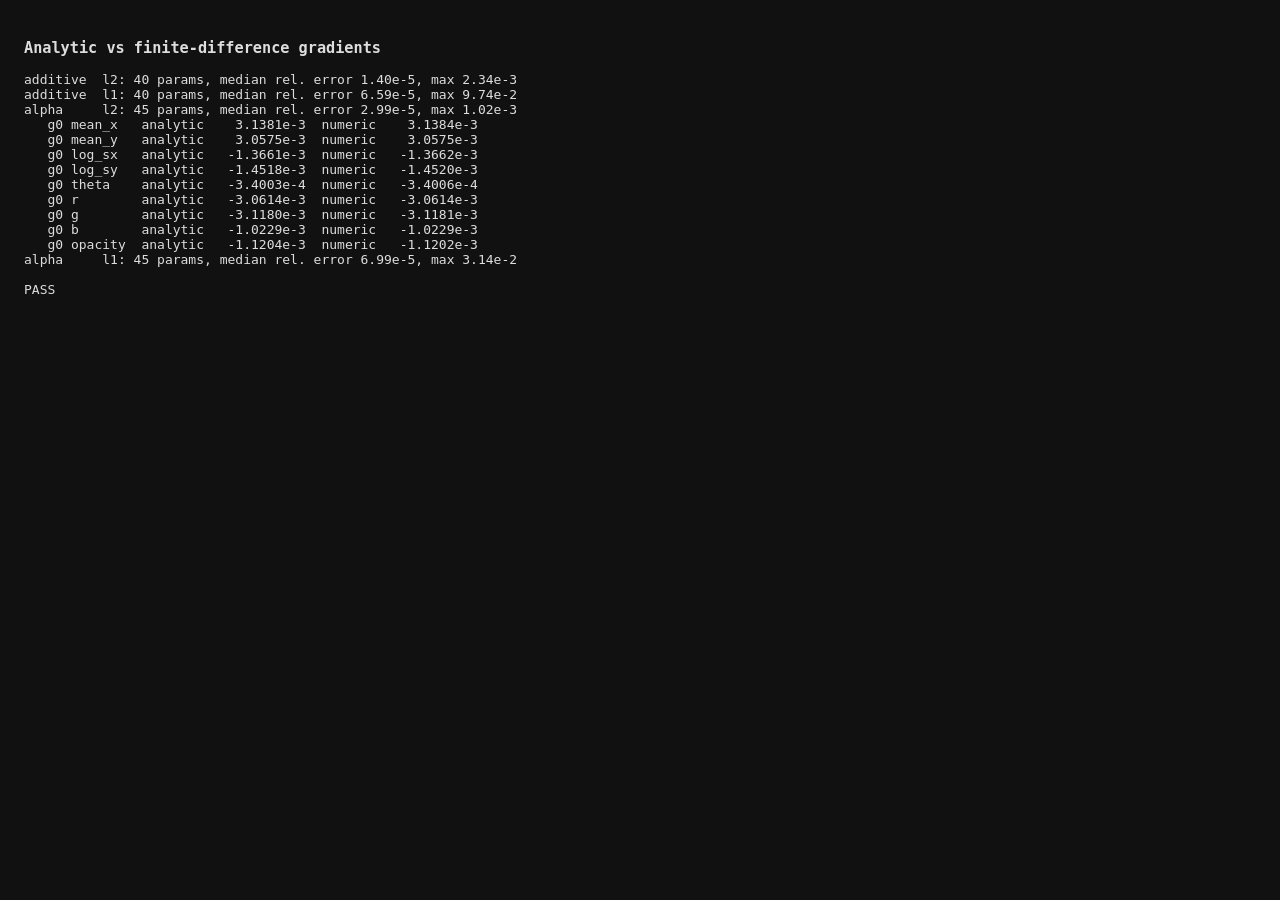
<file: lessons/04-nerf-3dgs/03-image-3dgs-fitting/gradcheck.html>
<!doctype html>
<html lang="en">
<head><meta charset="utf-8"><title>Gradient check</title>
<style>body{font:13px ui-monospace,monospace;background:#111;color:#ddd;padding:16px} .bad{color:#f66} .ok{color:#6d6}</style></head>
<body>
<h3>Analytic vs finite-difference gradients</h3>
<pre id="out">running…</pre>
<script type="module">
import { gradCheck } from "./engine.js";
const names = ["mean_x", "mean_y", "log_sx", "log_sy", "theta", "r", "g", "b", "opacity"];
let text = "", worst = 0;
for (const blend of ["additive", "alpha"]) for (const loss of ["l2", "l1"]) {
  const rows = gradCheck(blend, loss);
  let maxRel = 0;
  for (const r of rows) {
    const rel = Math.abs(r.analytic - r.numeric) / Math.max(1e-6, Math.abs(r.analytic) + Math.abs(r.numeric));
    if (Math.abs(r.numeric) > 1e-7) maxRel = Math.max(maxRel, rel);
  }
  const med = rows.map((r) => Math.abs(r.analytic - r.numeric) / Math.max(1e-6, Math.abs(r.analytic) + Math.abs(r.numeric))).sort((a, b) => a - b)[rows.length >> 1];
  worst = Math.max(worst, med);
  text += `${blend.padEnd(9)} ${loss}: ${rows.length} params, median rel. error ${med.toExponential(2)}, max ${maxRel.toExponential(2)}\n`;
  if (blend === "alpha" && loss === "l2") for (const r of rows.slice(0, 9)) text += `   g0 ${names[r.k].padEnd(8)} analytic ${r.analytic.toExponential(4).padStart(12)}  numeric ${r.numeric.toExponential(4).padStart(12)}\n`;
}
text += worst < 1e-2 ? "\nPASS" : "\nFAIL";
document.getElementById("out").innerHTML = text;
document.title = worst < 1e-2 ? "PASS" : "FAIL";
</script>
</body>
</html>
</file>
<file: lessons/04-nerf-3dgs/03-image-3dgs-fitting/style.css>
:root {
  --bg: #0e1014;
  --panel: #151920;
  --panel-2: #1c212a;
  --line: #2a303b;
  --text: #e6e9ef;
  --muted: #98a1b0;
  --accent: #7aa8ff;
  --psnr: #7aa8ff;
  --ncol: #e0a458;
  color-scheme: dark;
}
* { box-sizing: border-box; }
html, body { margin: 0; height: 100%; background: var(--bg); color: var(--text);
  font: 13px/1.45 system-ui, -apple-system, "Segoe UI", Roboto, sans-serif; }
#app { display: flex; height: 100vh; }
#main { flex: 1; min-width: 0; display: flex; flex-direction: column; }
.hidden { display: none !important; }
.dim { color: var(--muted); font-weight: 400; }
.mono { font-family: ui-monospace, SFMono-Regular, Menlo, monospace; font-size: 11.5px; }

#topbar { display: flex; align-items: center; gap: 16px; padding: 10px 16px; border-bottom: 1px solid var(--line); flex-wrap: wrap; }
h1 { font-size: 16px; margin: 0; font-weight: 650; white-space: nowrap; }
.buttons { display: flex; gap: 6px; }
button { background: var(--panel-2); color: var(--text); border: 1px solid var(--line); border-radius: 6px;
  padding: 6px 12px; font: inherit; cursor: pointer; }
button:hover { border-color: var(--accent); }
button.primary { background: var(--accent); color: #0b1020; border-color: var(--accent); font-weight: 600; min-width: 96px; }
#stats { display: flex; gap: 14px; flex-wrap: wrap; margin-left: auto; }
#stats span { display: flex; flex-direction: column; align-items: flex-end; }
#stats label { font-size: 10px; text-transform: uppercase; letter-spacing: .7px; color: var(--muted); }
#stats b { font: 600 14px ui-monospace, Menlo, monospace; font-variant-numeric: tabular-nums; }

#panels { flex: 1; min-height: 0; display: flex; gap: 14px; padding: 14px 16px 6px; }
.panel { flex: 1; min-width: 0; margin: 0; display: flex; flex-direction: column; }
figcaption { display: flex; align-items: center; gap: 10px; color: var(--muted); font-size: 12px; margin-bottom: 6px; min-height: 26px; }
.stage { position: relative; flex: 1; min-height: 0; }
.stage canvas { position: absolute; display: block; }
#target-stage canvas, #recon-2d { image-rendering: pixelated; }
#overlay { pointer-events: none; }
#drop-hint { position: absolute; inset: 0; display: none; place-items: center; border: 2px dashed var(--accent); border-radius: 8px;
  background: rgba(122,168,255,.08); color: var(--accent); font-size: 15px; }
#target-stage.drag #drop-hint { display: grid; }
#tooltip { position: absolute; pointer-events: none; background: rgba(12,14,18,.92); border: 1px solid var(--line); border-radius: 6px;
  padding: 6px 8px; font: 11.5px/1.5 ui-monospace, Menlo, monospace; white-space: pre; z-index: 2; }
#tooltip .sw { display: inline-block; width: 10px; height: 10px; border-radius: 2px; vertical-align: -1px; margin-right: 4px; border: 1px solid #fff4; }

#bottom { display: flex; gap: 14px; padding: 6px 16px 14px; height: 190px; flex: none; }
.chart-wrap { flex: 1; min-width: 0; position: relative; background: var(--panel); border: 1px solid var(--line); border-radius: 8px; }
#chart { position: absolute; inset: 0; width: 100%; height: 100%; }
.chart-legend { position: absolute; top: 6px; right: 10px; display: flex; gap: 12px; font-size: 11px; color: var(--muted); }
.chart-legend i { display: inline-block; width: 12px; height: 3px; border-radius: 2px; vertical-align: middle; margin-right: 5px; }
.l-psnr { background: var(--psnr); } .l-n { background: var(--ncol); }
#log { width: 290px; flex: none; background: var(--panel); border: 1px solid var(--line); border-radius: 8px; padding: 8px 10px;
  overflow-y: auto; color: var(--muted); white-space: pre-wrap; }

#side { width: 360px; flex: none; overflow-y: auto; background: var(--panel); border-left: 1px solid var(--line); }
section { padding: 12px 16px 14px; border-bottom: 1px solid var(--line); }
h2 { font-size: 11px; text-transform: uppercase; letter-spacing: .9px; color: var(--muted); margin: 0 0 10px; font-weight: 600; }
.sub-h { color: var(--muted); font-size: 12px; margin: 12px 0 4px; }
.row { display: flex; gap: 8px; margin: 6px 0; }
.row select { flex: 1; }
select { background: var(--panel-2); color: var(--text); border: 1px solid var(--line); border-radius: 6px; padding: 5px 8px; font: inherit; width: 100%; }
.field { margin: 8px 0; }
.field > label { display: block; color: var(--muted); margin-bottom: 4px; }
.small-btn { padding: 5px 10px; font-size: 12px; background: var(--panel-2); border: 1px solid var(--line); border-radius: 6px; cursor: pointer; color: var(--text); }
label.file { display: inline-block; }
.help { color: var(--muted); font-size: 12px; margin: 6px 0; }

.seg { display: flex; background: var(--panel-2); border: 1px solid var(--line); border-radius: 7px; padding: 2px; gap: 2px; }
.seg button { flex: 1; background: none; border: 0; color: var(--muted); padding: 5px 6px; border-radius: 5px; font-size: 12.5px; }
.seg button:hover { color: var(--text); }
.seg button.on { background: var(--accent); color: #0b1020; font-weight: 600; }
.seg.small button { padding: 3px 8px; font-size: 11.5px; }
figcaption .seg { margin-left: auto; }

.slider { display: grid; grid-template-columns: 130px 1fr 58px; align-items: center; gap: 8px; margin: 5px 0; }
.slider label { color: var(--muted); }
.lr-row { display: grid; grid-template-columns: 18px 100px 1fr 58px; align-items: center; gap: 6px; margin: 4px 0; }
.lr-row label { color: var(--muted); }
output { text-align: right; font: 11.5px ui-monospace, Menlo, monospace; color: var(--text); }
input[type=range] { width: 100%; accent-color: var(--accent); }
input[type=checkbox] { accent-color: var(--accent); }
label.check { display: flex; gap: 6px; align-items: center; margin: 6px 0; cursor: pointer; }

@media (max-width: 1000px) {
  #app { flex-direction: column; height: auto; }
  #main { height: auto; }
  #panels { flex-direction: column; height: auto; }
  .stage { height: 60vw; flex: none; }
  #bottom { flex-direction: column; height: auto; }
  .chart-wrap { height: 160px; }
  #log { width: auto; height: 100px; }
  #side { width: 100%; border-left: 0; }
}
</file>
<file: lessons/04-nerf-3dgs/04-sh-visualize/style.css>
:root {
  --bg: #0e1014;
  --panel: #151920;
  --panel-2: #1c212a;
  --line: #2a303b;
  --text: #e6e9ef;
  --muted: #98a1b0;
  --accent: #7aa8ff;
  --pos: #e8873a;
  --neg: #5b8cf0;
  color-scheme: dark;
}
* { box-sizing: border-box; }
html, body { margin: 0; height: 100%; background: var(--bg); color: var(--text);
  font: 13px/1.45 system-ui, -apple-system, "Segoe UI", Roboto, sans-serif; }
#app { display: flex; height: 100vh; }
#main { flex: 1; min-width: 0; display: flex; flex-direction: column; }
.dim { color: var(--muted); font-weight: 400; }
.mono { font-family: ui-monospace, SFMono-Regular, Menlo, monospace; font-size: 11.5px; }
.pos { color: var(--pos); } .neg { color: var(--neg); }

#topbar { display: flex; align-items: baseline; gap: 16px; padding: 10px 16px; border-bottom: 1px solid var(--line); flex-wrap: wrap; }
h1 { font-size: 16px; margin: 0; font-weight: 650; white-space: nowrap; }

#panels { flex: 1; min-height: 0; display: flex; gap: 14px; padding: 14px 16px; }
.panel { flex: 1; min-width: 0; margin: 0; display: flex; flex-direction: column; }
figcaption { display: flex; align-items: center; gap: 10px; color: var(--muted); font-size: 12px; margin-bottom: 6px; min-height: 26px; flex-wrap: wrap; }
figcaption .seg { margin-left: auto; }
.stage { position: relative; flex: 1; min-height: 0; background: var(--panel); border: 1px solid var(--line); border-radius: 8px; overflow: hidden; }
.stage canvas { position: absolute; inset: 0; width: 100%; height: 100%; display: block; cursor: grab; }
.stage canvas:active { cursor: grabbing; }
.cell-label { position: absolute; pointer-events: none; font: 11px ui-monospace, Menlo, monospace; color: var(--muted); transform: translateX(-50%); text-shadow: 0 0 3px #000, 0 0 3px #000; }
.cell-box { position: absolute; pointer-events: none; border: 1px solid var(--accent); border-radius: 6px; }

#side { width: 340px; flex: none; overflow-y: auto; background: var(--panel); border-left: 1px solid var(--line); }
section { padding: 12px 16px 14px; border-bottom: 1px solid var(--line); }
h2 { font-size: 11px; text-transform: uppercase; letter-spacing: .9px; color: var(--muted); margin: 0 0 10px; font-weight: 600; }
h2 .mono { text-transform: none; color: var(--text); font-size: 12px; margin-left: 6px; }
.help { color: var(--muted); font-size: 12px; margin: 6px 0; }
.formula { color: var(--text); margin: 0 0 8px; }
.row { display: flex; gap: 6px; margin: 6px 0; }
.row.wrap { flex-wrap: wrap; }
button { font: inherit; color: var(--text); cursor: pointer; }
.small-btn { padding: 5px 10px; font-size: 12px; background: var(--panel-2); border: 1px solid var(--line); border-radius: 6px; }
.small-btn:hover { border-color: var(--accent); }

.seg { display: flex; background: var(--panel-2); border: 1px solid var(--line); border-radius: 7px; padding: 2px; gap: 2px; }
.seg button { flex: 1; background: none; border: 0; color: var(--muted); padding: 5px 6px; border-radius: 5px; font-size: 12.5px; }
.seg button:hover { color: var(--text); }
.seg button.on { background: var(--accent); color: #0b1020; font-weight: 600; }
.seg.small button { padding: 3px 8px; font-size: 11.5px; }

.slider { display: grid; grid-template-columns: 18px 1fr 52px; align-items: center; gap: 8px; margin: 5px 0; }
.slider label { font-weight: 600; }
label.r { color: #ff7b7b; } label.g { color: #7bdc8a; } label.b { color: #7aa8ff; }
output { text-align: right; font: 11.5px ui-monospace, Menlo, monospace; }
input[type=range] { width: 100%; accent-color: var(--accent); }
input[type=checkbox] { accent-color: var(--accent); }
label.check { display: flex; gap: 6px; align-items: center; margin: 6px 0; cursor: pointer; }

.swatches { display: flex; gap: 18px; margin: 8px 0; }
.swatches > div { display: flex; flex-direction: column; align-items: center; gap: 4px; color: var(--muted); font-size: 11.5px; }
.splat { width: 72px; height: 72px; border-radius: 50%; }

#coefs { width: 100%; border-collapse: collapse; }
#coefs td { padding: 2px 4px; text-align: right; font-variant-numeric: tabular-nums; }
#coefs td:first-child { text-align: left; color: var(--muted); }
#coefs tr { cursor: pointer; }
#coefs tr:hover td { background: var(--panel-2); }
#coefs tr.sel td { background: #7aa8ff22; }
#coefs tr.off td { opacity: .35; }
#coefs .chip { display: inline-block; width: 10px; height: 10px; border-radius: 2px; vertical-align: -1px; }

@media (max-width: 1000px) {
  #app { flex-direction: column; height: auto; }
  #panels { flex-direction: column; }
  .stage { height: 70vw; flex: none; }
  #side { width: 100%; border-left: 0; }
}
</file>
